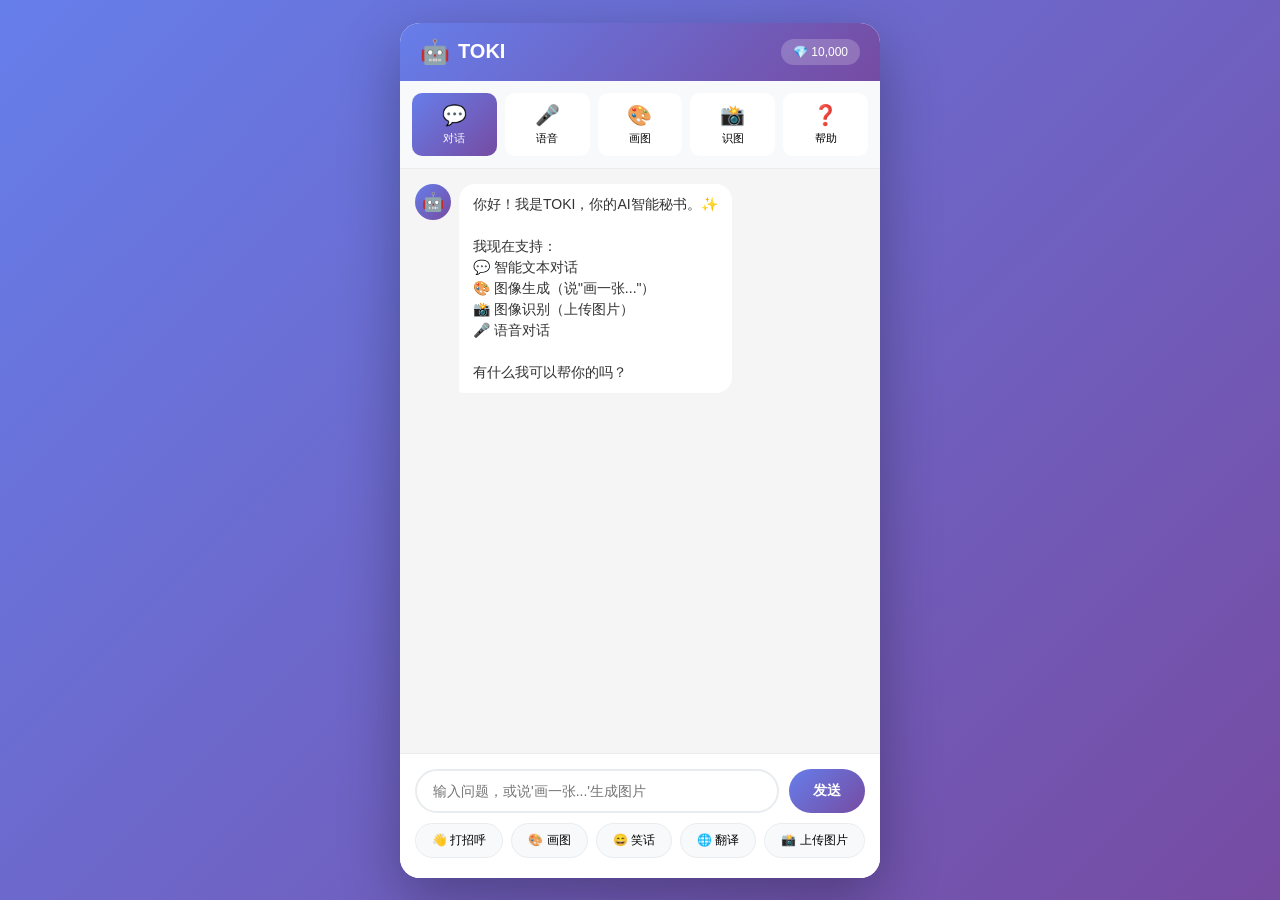
<file: index.html>
<!DOCTYPE html>
<html lang="zh-CN">
<head>
    <meta charset="UTF-8">
    <meta name="viewport" content="width=device-width, initial-scale=1.0, maximum-scale=1.0, user-scalable=no">
    <title>TOKI - AI智能秘书</title>
    <style>
        * {
            margin: 0;
            padding: 0;
            box-sizing: border-box;
        }
        
        body {
            font-family: -apple-system, BlinkMacSystemFont, 'Segoe UI', Roboto, sans-serif;
            background: linear-gradient(135deg, #667eea 0%, #764ba2 100%);
            min-height: 100vh;
            display: flex;
            justify-content: center;
            align-items: center;
            padding: 10px;
        }
        
        .app-container {
            width: 100%;
            max-width: 480px;
            height: 95vh;
            background: #fff;
            border-radius: 20px;
            box-shadow: 0 20px 60px rgba(0, 0, 0, 0.3);
            display: flex;
            flex-direction: column;
            overflow: hidden;
        }
        
        /* 头部 */
        .app-header {
            background: linear-gradient(135deg, #667eea 0%, #764ba2 100%);
            color: white;
            padding: 15px 20px;
            display: flex;
            justify-content: space-between;
            align-items: center;
        }
        
        .logo {
            display: flex;
            align-items: center;
            gap: 8px;
        }
        
        .logo-icon {
            font-size: 24px;
        }
        
        .logo-text {
            font-size: 20px;
            font-weight: bold;
        }
        
        .token-info {
            background: rgba(255, 255, 255, 0.2);
            padding: 6px 12px;
            border-radius: 15px;
            font-size: 12px;
        }
        
        /* 功能导航 */
        .feature-nav {
            display: grid;
            grid-template-columns: repeat(5, 1fr);
            gap: 8px;
            padding: 12px;
            background: #f8f9fa;
            border-bottom: 1px solid #e9ecef;
        }
        
        .feature-btn {
            display: flex;
            flex-direction: column;
            align-items: center;
            gap: 4px;
            padding: 10px 6px;
            background: white;
            border: none;
            border-radius: 10px;
            cursor: pointer;
            transition: all 0.3s;
            font-size: 11px;
        }
        
        .feature-btn:hover {
            transform: translateY(-2px);
            box-shadow: 0 4px 12px rgba(102, 126, 234, 0.2);
        }
        
        .feature-btn.active {
            background: linear-gradient(135deg, #667eea 0%, #764ba2 100%);
            color: white;
        }
        
        .feature-icon {
            font-size: 20px;
        }
        
        /* 对话区域 */
        .chat-container {
            flex: 1;
            overflow-y: auto;
            padding: 15px;
            background: #f5f5f5;
        }
        
        .message-wrapper {
            display: flex;
            gap: 8px;
            margin-bottom: 15px;
        }
        
        .bot-avatar {
            width: 36px;
            height: 36px;
            background: linear-gradient(135deg, #667eea 0%, #764ba2 100%);
            border-radius: 50%;
            display: flex;
            align-items: center;
            justify-content: center;
            font-size: 18px;
            flex-shrink: 0;
        }
        
        .message {
            max-width: 75%;
            padding: 10px 14px;
            border-radius: 16px;
            line-height: 1.5;
            font-size: 14px;
        }
        
        .message.bot {
            background: white;
            color: #333;
            border-bottom-left-radius: 4px;
        }
        
        .message.user {
            background: linear-gradient(135deg, #667eea 0%, #764ba2 100%);
            color: white;
            margin-left: auto;
            border-bottom-right-radius: 4px;
        }
        
        .message img {
            max-width: 100%;
            border-radius: 8px;
            margin-top: 8px;
        }
        
        .user-message-wrapper {
            display: flex;
            justify-content: flex-end;
            margin-bottom: 15px;
        }
        
        /* 路由信息 */
        .routing-info {
            font-size: 10px;
            color: #888;
            margin-top: 4px;
            padding: 2px 6px;
            background: #f0f0f0;
            border-radius: 4px;
            display: inline-block;
        }
        
        /* 输入区域 */
        .input-container {
            padding: 15px;
            background: white;
            border-top: 1px solid #e9ecef;
        }
        
        .input-wrapper {
            display: flex;
            gap: 10px;
            margin-bottom: 10px;
        }
        
        #userInput {
            flex: 1;
            padding: 12px 16px;
            border: 2px solid #e9ecef;
            border-radius: 24px;
            font-size: 14px;
            outline: none;
        }
        
        #userInput:focus {
            border-color: #667eea;
        }
        
        .send-btn {
            padding: 12px 24px;
            background: linear-gradient(135deg, #667eea 0%, #764ba2 100%);
            color: white;
            border: none;
            border-radius: 24px;
            font-size: 14px;
            font-weight: 600;
            cursor: pointer;
        }
        
        .send-btn:disabled {
            opacity: 0.6;
            cursor: not-allowed;
        }
        
        /* 快捷操作 */
        .quick-actions {
            display: flex;
            gap: 8px;
            overflow-x: auto;
            padding-bottom: 5px;
        }
        
        .quick-action {
            padding: 8px 16px;
            background: #f8f9fa;
            border: 1px solid #e9ecef;
            border-radius: 20px;
            font-size: 12px;
            white-space: nowrap;
            cursor: pointer;
        }
        
        .quick-action:hover {
            background: #667eea;
            color: white;
            border-color: #667eea;
        }
        
        /* 图片预览 */
        .image-preview {
            max-width: 200px;
            border-radius: 8px;
            margin: 8px 0;
        }
        
        /* 隐藏的文件输入 */
        #imageInput {
            display: none;
        }
        
        /* 响应式 */
        @media (max-width: 768px) {
            body {
                padding: 0;
            }
            
            .app-container {
                border-radius: 0;
                height: 100vh;
            }
        }
    </style>
</head>
<body>
    <div class="app-container">
        <!-- 头部 -->
        <header class="app-header">
            <div class="logo">
                <span class="logo-icon">🤖</span>
                <span class="logo-text">TOKI</span>
            </div>
            <div class="token-info">
                <span>💎</span>
                <span id="tokenCount">10,000</span>
            </div>
        </header>
        
        <!-- 功能导航 -->
        <div class="feature-nav">
            <button class="feature-btn active" onclick="switchMode('chat')">
                <span class="feature-icon">💬</span>
                <span>对话</span>
            </button>
            <button class="feature-btn" onclick="window.location.href='voice-assistant/'">
                <span class="feature-icon">🎤</span>
                <span>语音</span>
            </button>
            <button class="feature-btn" onclick="switchMode('image_gen')">
                <span class="feature-icon">🎨</span>
                <span>画图</span>
            </button>
            <button class="feature-btn" onclick="switchMode('vision')">
                <span class="feature-icon">📸</span>
                <span>识图</span>
            </button>
            <button class="feature-btn" onclick="showHelp()">
                <span class="feature-icon">❓</span>
                <span>帮助</span>
            </button>
        </div>
        
        <!-- 对话区域 -->
        <main class="chat-container" id="chatContainer">
            <div class="message-wrapper">
                <div class="bot-avatar">🤖</div>
                <div class="message bot">
                    你好！我是TOKI，你的AI智能秘书。✨<br><br>
                    我现在支持：<br>
                    💬 智能文本对话<br>
                    🎨 图像生成（说"画一张..."）<br>
                    📸 图像识别（上传图片）<br>
                    🎤 语音对话<br><br>
                    有什么我可以帮你的吗？
                </div>
            </div>
        </main>
        
        <!-- 输入区域 -->
        <footer class="input-container">
            <div class="input-wrapper">
                <input 
                    type="text" 
                    id="userInput" 
                    placeholder="输入问题，或说'画一张...'生成图片"
                    autocomplete="off"
                >
                <button id="sendBtn" class="send-btn">发送</button>
                <input type="file" id="imageInput" accept="image/*">
            </div>
            <div class="quick-actions">
                <button class="quick-action" onclick="quickSend('你好')">👋 打招呼</button>
                <button class="quick-action" onclick="quickSend('画一只可爱的猫咪')">🎨 画图</button>
                <button class="quick-action" onclick="quickSend('讲个笑话')">😄 笑话</button>
                <button class="quick-action" onclick="quickSend('翻译Hello')">🌐 翻译</button>
                <button class="quick-action" onclick="uploadImage()">📸 上传图片</button>
            </div>
        </footer>
    </div>
    
    <!-- 引入智能路由器 -->
    <script src="smart-router.js"></script>
    
    <script>
        // 初始化智能路由器
        const router = new TOKISmartRouter();
        
        // 状态管理
        const state = {
            tokens: 10000,
            messages: [],
            currentMode: 'chat',
            isTyping: false
        };
        
        // DOM 元素
        const chatContainer = document.getElementById('chatContainer');
        const userInput = document.getElementById('userInput');
        const sendBtn = document.getElementById('sendBtn');
        const tokenCount = document.getElementById('tokenCount');
        const imageInput = document.getElementById('imageInput');
        
        // 初始化
        document.addEventListener('DOMContentLoaded', () => {
            setupEventListeners();
            console.log('✅ TOKI 智能路由器已启用');
            console.log('📋 可用模型:', router.getAvailableModels());
        });
        
        // 事件监听
        function setupEventListeners() {
            sendBtn.addEventListener('click', sendMessage);
            userInput.addEventListener('keypress', (e) => {
                if (e.key === 'Enter' && !e.shiftKey) {
                    e.preventDefault();
                    sendMessage();
                }
            });
            
            // 图片上传
            imageInput.addEventListener('change', handleImageUpload);
        }
        
        // 发送消息（智能路由）
        async function sendMessage() {
            const message = userInput.value.trim();
            if (!message || state.isTyping) return;
            
            // 添加用户消息
            addMessage(message, 'user');
            userInput.value = '';
            sendBtn.disabled = true;
            
            // 显示思考动画
            showTypingIndicator();
            
            try {
                // 🔍 判断请求类型
                const requestType = router.classifyRequest(message);
                console.log('🔍 请求类型:', requestType);
                
                let response;
                let routing;
                
                // 🎨 如果是图像生成，调用专门的API
                if (requestType === 'image_gen') {
                    console.log('🎨 调用图像生成API...');
                    response = await router.generateImage(message);
                    routing = response.routing;
                    
                    // 提取图片URL
                    const imageUrl = response.data[0].url;
                    console.log('📸 图片URL:', imageUrl);
                    
                    // 移除思考动画
                    hideTypingIndicator();
                    
                    // 显示图片
                    addMessage(`<img src="${imageUrl}" style="max-width:100%;border-radius:8px;">`, 'bot', routing);
                    addMessage('🎨 图片已生成！', 'bot', routing);
                } else {
                    // 💬 文本对话
                    response = await router.chat([{role: 'user', content: message}]);
                    
                    // 提取回复
                    const text = response.choices[0].message.content;
                    routing = response.routing;
                    
                    // 移除思考动画
                    hideTypingIndicator();
                    
                    // 添加AI回复（带路由信息）
                    addMessage(text, 'bot', routing);
                }
                
                // 扣除Token
                if (response.usage) {
                    state.tokens -= response.usage.total_tokens;
                    updateTokenDisplay();
                }
                
            } catch (error) {
                console.error('❌ 错误:', error);
                hideTypingIndicator();
                addMessage('网络连接失败，请重试', 'bot');
            }
            
            sendBtn.disabled = false;
        }
        
        // 快捷发送
        function quickSend(text) {
            userInput.value = text;
            sendMessage();
        }
        
        // 上传图片
        function uploadImage() {
            imageInput.click();
        }
        
        // 处理图片上传
        async function handleImageUpload(event) {
            const file = event.target.files[0];
            if (!file) return;
            
            // 显示图片预览
            const reader = new FileReader();
            reader.onload = async (e) => {
                const imageUrl = e.target.result;
                
                // 添加用户消息（图片）
                addMessage(`<img src="${imageUrl}" class="image-preview">`, 'user');
                
                // 显示思考动画
                showTypingIndicator();
                
                try {
                    // 调用图像理解
                    const response = await router.analyzeImage(imageUrl, '这张图片里有什么？');
                    
                    const text = response.choices[0].message.content;
                    
                    hideTypingIndicator();
                    addMessage(text, 'bot', response.routing);
                    
                } catch (error) {
                    hideTypingIndicator();
                    addMessage('图像识别失败，请重试', 'bot');
                }
            };
            
            reader.readAsDataURL(file);
        }
        
        // 添加消息
        function addMessage(content, type, routing = null) {
            const div = document.createElement('div');
            
            if (type === 'user') {
                div.className = 'user-message-wrapper';
                div.innerHTML = `<div class="message user">${content}</div>`;
            } else {
                div.className = 'message-wrapper';
                let routingHtml = '';
                if (routing) {
                    routingHtml = `<div class="routing-info">🔀 ${routing.requestType} → ${routing.selectedModel}</div>`;
                }
                div.innerHTML = `
                    <div class="bot-avatar">🤖</div>
                    <div>
                        <div class="message bot">${content}</div>
                        ${routingHtml}
                    </div>
                `;
            }
            
            chatContainer.appendChild(div);
            chatContainer.scrollTop = chatContainer.scrollHeight;
        }
        
        // 显示思考动画
        function showTypingIndicator() {
            state.isTyping = true;
            const div = document.createElement('div');
            div.className = 'message-wrapper';
            div.id = 'typingIndicator';
            div.innerHTML = `
                <div class="bot-avatar">🤖</div>
                <div class="message bot">思考中...</div>
            `;
            chatContainer.appendChild(div);
            chatContainer.scrollTop = chatContainer.scrollHeight;
        }
        
        // 隐藏思考动画
        function hideTypingIndicator() {
            state.isTyping = false;
            const indicator = document.getElementById('typingIndicator');
            if (indicator) indicator.remove();
        }
        
        // 更新Token显示
        function updateTokenDisplay() {
            tokenCount.textContent = state.tokens.toLocaleString();
        }
        
        // 切换模式
        function switchMode(mode) {
            state.currentMode = mode;
            
            // 更新UI提示
            if (mode === 'image_gen') {
                userInput.placeholder = '描述你想画的图片...';
                addMessage('🎨 图像生成模式：描述你想画的图片，我会帮你生成！', 'bot');
            } else if (mode === 'vision') {
                userInput.placeholder = '点击下方"上传图片"按钮...';
                addMessage('📸 图像识别模式：上传图片，我会帮你分析内容！', 'bot');
            } else {
                userInput.placeholder = '输入你的问题...';
            }
            
            // 更新按钮状态
            document.querySelectorAll('.feature-btn').forEach((btn, index) => {
                btn.classList.remove('active');
                if ((mode === 'chat' && index === 0) || 
                    (mode === 'image_gen' && index === 2) ||
                    (mode === 'vision' && index === 3)) {
                    btn.classList.add('active');
                }
            });
        }
        
        // 显示帮助
        function showHelp() {
            addMessage(`
                📖 使用指南：<br><br>
                💬 文本对话：直接输入问题<br>
                🎨 图像生成：说"画一张..."或"生成图片..."<br>
                📸 图像识别：点击"上传图片"按钮<br>
                🎤 语音对话：点击"语音"按钮<br><br>
                🔀 智能路由：我会自动选择最合适的模型！
            `, 'bot');
        }
    </script>
</body>
</html>
</file>
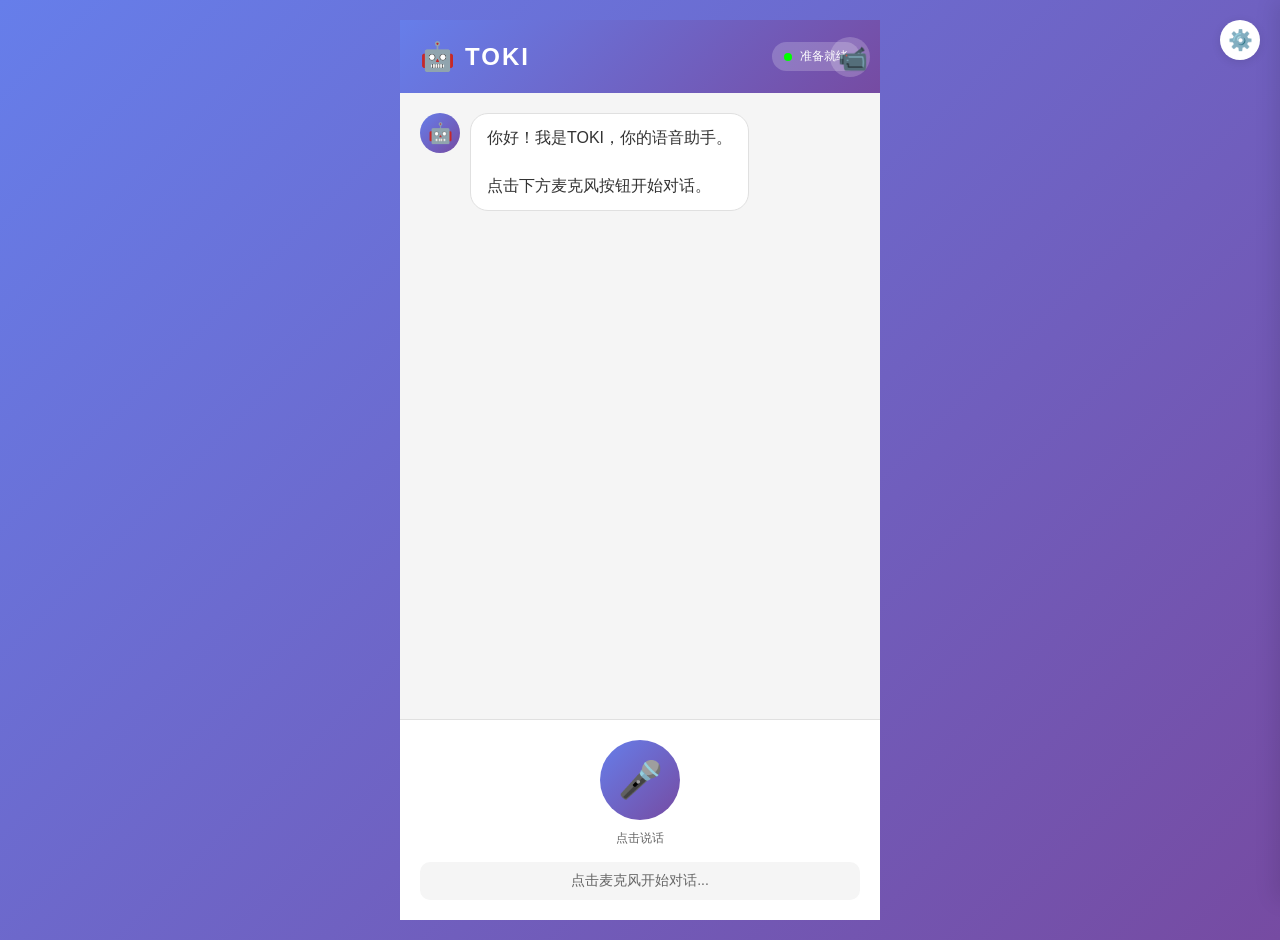
<file: voice-assistant/index.html>
<!DOCTYPE html>
<html lang="zh-CN">
<head>
    <meta charset="UTF-8">
    <meta name="viewport" content="width=device-width, initial-scale=1.0, maximum-scale=1.0, user-scalable=no">
    <title>TOKI - 语音助手</title>
    
    <!-- PWA配置 -->
    <link rel="manifest" href="manifest.json">
    <meta name="theme-color" content="#667eea">
    <meta name="apple-mobile-web-app-capable" content="yes">
    <meta name="apple-mobile-web-app-status-bar-style" content="black-translucent">
    <meta name="apple-mobile-web-app-title" content="TOKI">
    
    <link rel="stylesheet" href="voice-style.css">
    
    <style>
        /* 视频通话按钮 */
        .video-call-btn {
            position: absolute;
            right: 10px;
            top: 50%;
            transform: translateY(-50%);
            background: rgba(255, 255, 255, 0.2);
            border: none;
            font-size: 24px;
            cursor: pointer;
            padding: 8px;
            border-radius: 50%;
            transition: all 0.3s;
            z-index: 10;
        }
        
        .video-call-btn:hover {
            background: rgba(255, 255, 255, 0.3);
            transform: translateY(-50%) scale(1.1);
        }
        
        /* 视频容器 */
        .video-container {
            position: fixed;
            top: 0;
            left: 0;
            width: 100%;
            height: 100%;
            background: rgba(0, 0, 0, 0.95);
            z-index: 1000;
            display: none;
            flex-direction: column;
        }
        
        .video-container.active {
            display: flex;
        }
        
        .video-wrapper {
            flex: 1;
            display: flex;
            align-items: center;
            justify-content: center;
            overflow: hidden;
        }
        
        .video-wrapper video {
            width: 100%;
            height: 100%;
            object-fit: cover;
            transform: scaleX(-1); /* 镜像 */
        }
        
        .video-controls {
            position: absolute;
            bottom: 30px;
            left: 50%;
            transform: translateX(-50%);
            display: flex;
            gap: 15px;
            z-index: 1001;
        }
        
        .video-controls button {
            padding: 12px 24px;
            border: none;
            border-radius: 25px;
            font-size: 16px;
            cursor: pointer;
            transition: all 0.3s;
        }
        
        .end-call-btn {
            background: #ff4444;
            color: white;
        }
        
        .end-call-btn:hover {
            background: #cc0000;
        }
        
        .mute-video-btn, .mute-audio-btn {
            background: rgba(255, 255, 255, 0.9);
            color: #333;
        }
        
        .mute-video-btn:hover, .mute-audio-btn:hover {
            background: white;
        }
        
        /* 语音按钮触摸反馈 */
        .voice-button.touch-active {
            transform: scale(0.95);
            box-shadow: 0 0 30px rgba(102, 126, 234, 0.8);
        }
        
        /* 语音按钮优化 */
        .voice-button {
            -webkit-tap-highlight-color: transparent;
            touch-action: manipulation;
        }
        
        /* 移动端优化 */
        @media (max-width: 768px) {
            .video-controls {
                flex-wrap: wrap;
                justify-content: center;
                padding: 0 10px;
            }
            
            .video-controls button {
                padding: 10px 20px;
                font-size: 14px;
            }
        }
    </style>
</head>
<body>
    <div class="voice-container">
        <!-- 头部 -->
        <header class="voice-header">
            <div class="logo">
                <span class="logo-icon">🤖</span>
                <span class="logo-text">TOKI</span>
            </div>
            <div class="status" id="status">
                <span class="status-dot"></span>
                <span class="status-text">准备就绪</span>
            </div>
        </header>

        <!-- 对话区域 -->
        <main class="conversation" id="conversation">
            <div class="welcome">
                <div class="bot-avatar">🤖</div>
                <div class="message bot">
                    你好！我是TOKI，你的语音助手。
                    <br><br>
                    点击下方麦克风按钮开始对话。
                </div>
            </div>
        </main>

        <!-- 语音控制区 -->
        <footer class="voice-controls">
            <div class="voice-button-wrapper">
                <button class="voice-button" id="voiceButton">
                    <div class="mic-icon">🎤</div>
                    <div class="pulse-ring"></div>
                </button>
                <div class="hint" id="hint">点击说话</div>
            </div>
            
            <div class="transcript" id="transcript">
                <div class="transcript-text">点击麦克风开始对话...</div>
            </div>
        </footer>

        <!-- 设置面板 -->
        <div class="settings-panel" id="settingsPanel">
            <div class="settings-header">
                <h3>设置</h3>
                <button class="close-btn" id="closeSettings">×</button>
            </div>
            <div class="settings-content">
                <div class="setting-item">
                    <label>语音唤醒</label>
                    <input type="checkbox" id="wakeWordEnabled" checked>
                </div>
                <div class="setting-item">
                    <label>语音速度</label>
                    <input type="range" id="speechRate" min="0.5" max="2" step="0.1" value="1">
                </div>
            </div>
        </div>

        <!-- 设置按钮 -->
        <button class="settings-btn" id="settingsBtn">⚙️</button>
    </div>

    <!-- 加载完整版代码 -->
    <script src="complete-voice-app.js"></script>
</body>
</html>
</file>
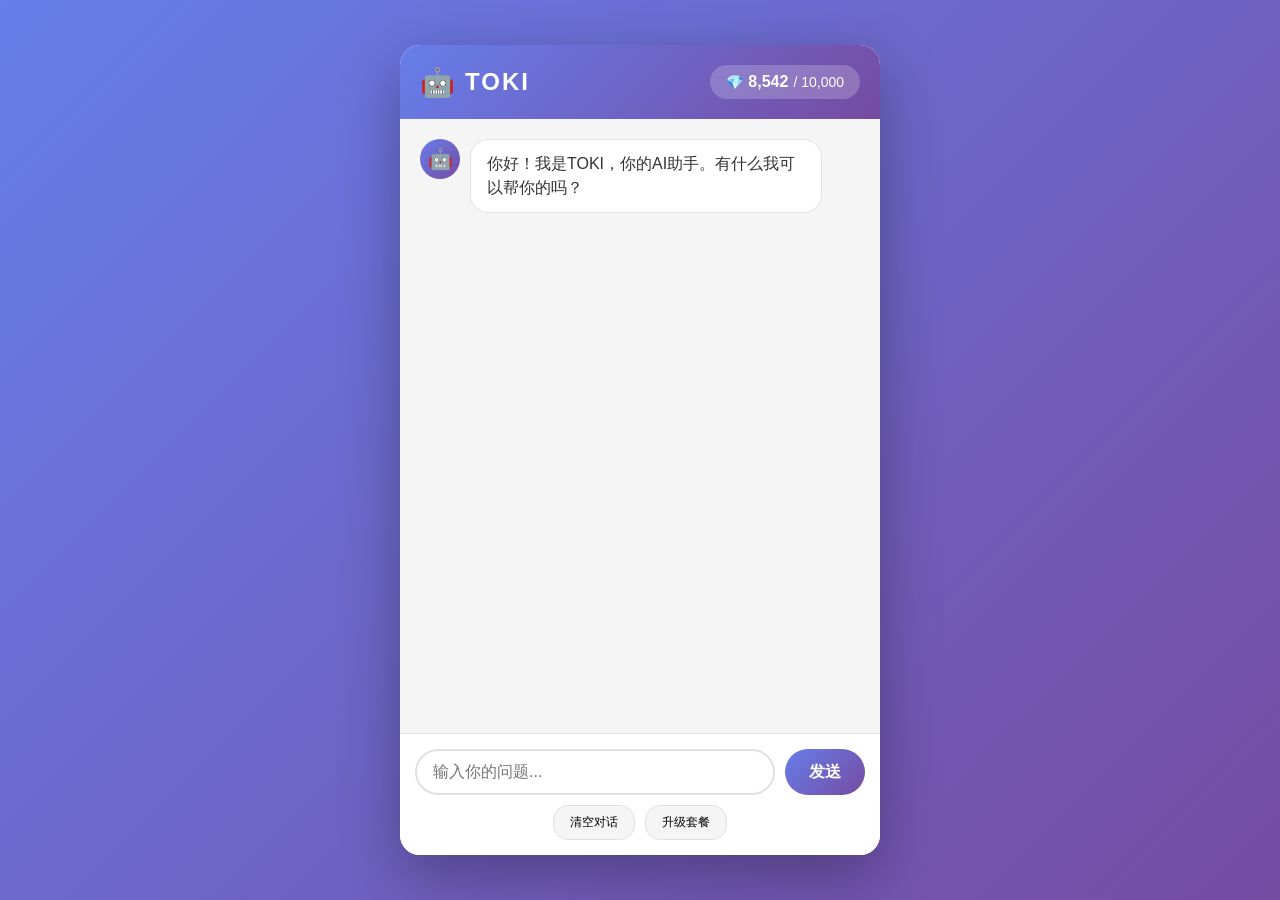
<file: web-demo/index.html>
<!DOCTYPE html>
<html lang="zh-CN">
<head>
    <meta charset="UTF-8">
    <meta name="viewport" content="width=device-width, initial-scale=1.0">
    <title>TOKI - AI助手</title>
    <link rel="stylesheet" href="style.css">
</head>
<body>
    <div class="app-container">
        <!-- 头部 -->
        <header class="app-header">
            <div class="logo">
                <span class="logo-icon">🤖</span>
                <span class="logo-text">TOKI</span>
            </div>
            <div class="token-info">
                <span class="token-icon">💎</span>
                <span class="token-count" id="tokenCount">8,542</span>
                <span class="token-total">/ 10,000</span>
            </div>
        </header>

        <!-- 对话区域 -->
        <main class="chat-container" id="chatContainer">
            <div class="welcome-message">
                <div class="bot-avatar">🤖</div>
                <div class="message bot">
                    你好！我是TOKI，你的AI助手。有什么我可以帮你的吗？
                </div>
            </div>
        </main>

        <!-- 输入区域 -->
        <footer class="input-container">
            <div class="input-wrapper">
                <input 
                    type="text" 
                    id="userInput" 
                    placeholder="输入你的问题..."
                    autocomplete="off"
                >
                <button id="sendBtn" class="send-btn">
                    发送
                </button>
            </div>
            <div class="input-actions">
                <button class="action-btn" id="clearBtn">清空对话</button>
                <button class="action-btn" id="upgradeBtn">升级套餐</button>
            </div>
        </footer>

        <!-- 套餐弹窗 -->
        <div class="modal" id="modal">
            <div class="modal-content">
                <div class="modal-header">
                    <h2>选择套餐</h2>
                    <span class="close-btn" id="closeModal">&times;</span>
                </div>
                <div class="plans">
                    <div class="plan">
                        <div class="plan-name">体验版</div>
                        <div class="plan-price">免费</div>
                        <div class="plan-tokens">10,000 tokens/月</div>
                        <button class="plan-btn">当前套餐</button>
                    </div>
                    <div class="plan recommended">
                        <div class="plan-badge">推荐</div>
                        <div class="plan-name">标准版</div>
                        <div class="plan-price">¥49.9<span>/月</span></div>
                        <div class="plan-tokens">500,000 tokens/月</div>
                        <button class="plan-btn">立即订阅</button>
                    </div>
                    <div class="plan">
                        <div class="plan-name">尊享版</div>
                        <div class="plan-price">¥99.9<span>/月</span></div>
                        <div class="plan-tokens">无限 tokens</div>
                        <button class="plan-btn">立即订阅</button>
                    </div>
                </div>
            </div>
        </div>
    </div>

    <script src="app.js"></script>
</body>
</html>
</file>
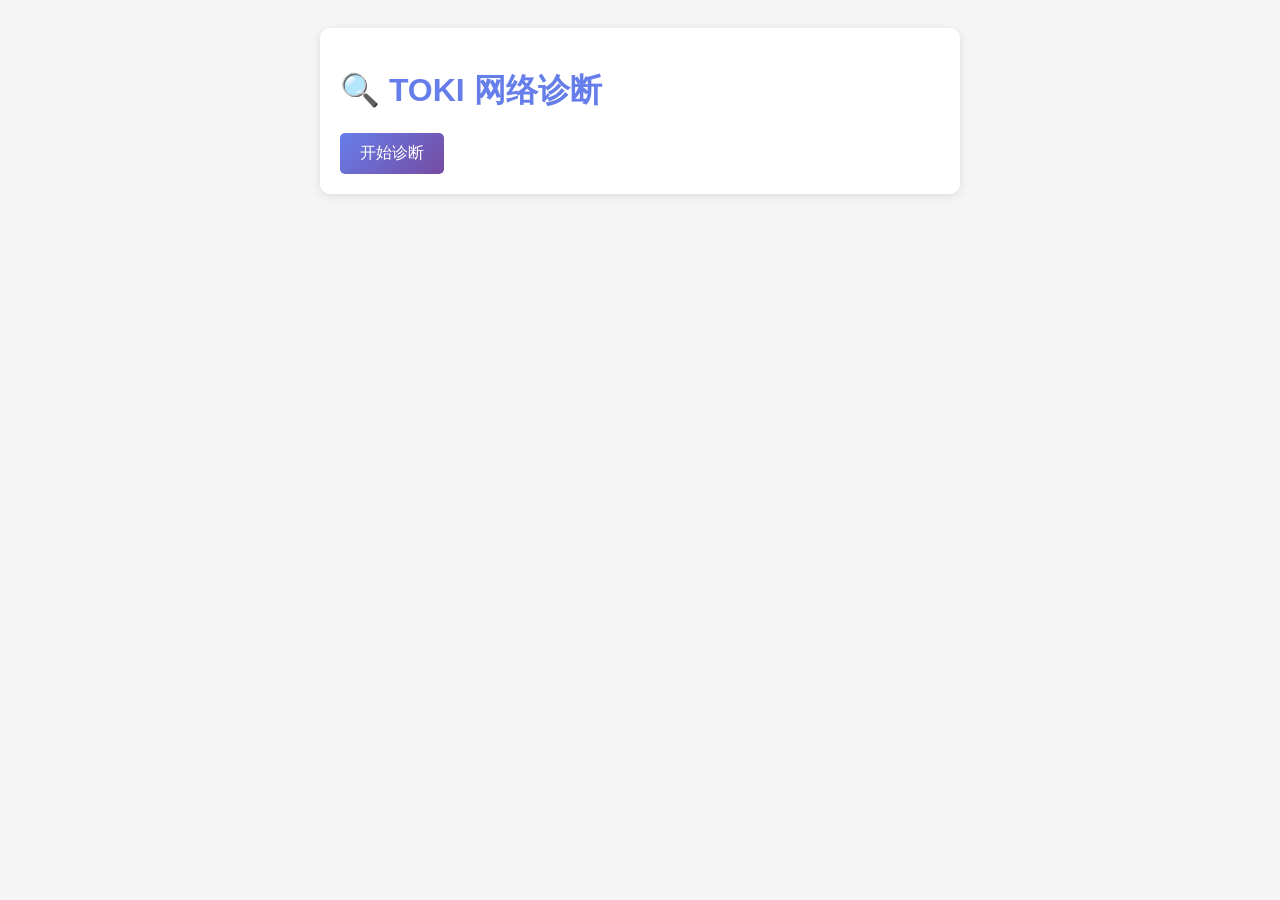
<file: diagnostic.html>
<!DOCTYPE html>
<html lang="zh-CN">
<head>
    <meta charset="UTF-8">
    <meta name="viewport" content="width=device-width, initial-scale=1.0">
    <title>TOKI 网络诊断</title>
    <style>
        body {
            font-family: -apple-system, BlinkMacSystemFont, 'Segoe UI', Roboto, sans-serif;
            background: #f5f5f5;
            padding: 20px;
        }
        .container {
            max-width: 600px;
            margin: 0 auto;
            background: white;
            padding: 20px;
            border-radius: 10px;
            box-shadow: 0 2px 10px rgba(0,0,0,0.1);
        }
        h1 {
            color: #667eea;
            margin-bottom: 20px;
        }
        .test-item {
            margin: 20px 0;
            padding: 15px;
            background: #f9f9f9;
            border-radius: 5px;
            border-left: 4px solid #ddd;
        }
        .test-item.success {
            border-color: #4CAF50;
            background: #f1f8f4;
        }
        .test-item.error {
            border-color: #f44336;
            background: #fef1f0;
        }
        .test-item.pending {
            border-color: #ff9800;
            background: #fff8f0;
        }
        .test-title {
            font-weight: bold;
            margin-bottom: 10px;
        }
        .test-result {
            font-size: 14px;
            color: #666;
            white-space: pre-wrap;
            word-break: break-all;
        }
        button {
            padding: 10px 20px;
            background: linear-gradient(135deg, #667eea 0%, #764ba2 100%);
            color: white;
            border: none;
            border-radius: 5px;
            cursor: pointer;
            font-size: 16px;
        }
        button:hover {
            opacity: 0.9;
        }
    </style>
</head>
<body>
    <div class="container">
        <h1>🔍 TOKI 网络诊断</h1>
        <button onclick="runAllTests()">开始诊断</button>
        
        <div id="results"></div>
    </div>

    <script>
        const API_KEY = 'c4911cf15f844167bd26301e25622cf1.n1BU10ytXbnQ6N5d';
        const BASE_URL = 'https://open.bigmodel.cn/api/paas/v4';
        
        async function runAllTests() {
            const resultsDiv = document.getElementById('results');
            resultsDiv.innerHTML = '';
            
            // 测试1：检查网络连接
            await testNetworkConnection();
            
            // 测试2：检查API Key
            await testApiKey();
            
            // 测试3：测试文本模型
            await testTextModel();
            
            // 测试4：检查CORS
            await testCORS();
            
            // 测试5：检查HTTPS
            testHTTPS();
        }
        
        async function testNetworkConnection() {
            addTest('网络连接', 'pending', '测试中...');
            
            try {
                const response = await fetch('https://www.google.com', { 
                    method: 'HEAD',
                    mode: 'no-cors'
                });
                
                addTest('网络连接', 'success', '✅ 网络连接正常');
            } catch (error) {
                addTest('网络连接', 'error', `❌ 网络连接失败: ${error.message}`);
            }
        }
        
        async function testApiKey() {
            addTest('API Key验证', 'pending', '测试中...');
            
            // 只显示部分API Key
            const keyPreview = API_KEY.substring(0, 10) + '...' + API_KEY.substring(API_KEY.length - 10);
            addTest('API Key验证', 'success', `✅ API Key格式正确\n完整Key: ${keyPreview}`);
        }
        
        async function testTextModel() {
            addTest('文本模型测试', 'pending', '测试中...');
            
            try {
                const response = await fetch(`${BASE_URL}/chat/completions`, {
                    method: 'POST',
                    headers: {
                        'Content-Type': 'application/json',
                        'Authorization': `Bearer ${API_KEY}`
                    },
                    body: JSON.stringify({
                        model: 'glm-4-flash',
                        messages: [{role: 'user', content: '你好'}],
                        max_tokens: 10
                    })
                });
                
                if (response.ok) {
                    const data = await response.json();
                    addTest('文本模型测试', 'success', 
                        `✅ 文本模型可用\n` +
                        `状态码: ${response.status}\n` +
                        `模型: ${data.model}\n` +
                        `回复: ${data.choices[0].message.content}`
                    );
                } else {
                    const errorText = await response.text();
                    addTest('文本模型测试', 'error', 
                        `❌ 文本模型调用失败\n` +
                        `状态码: ${response.status}\n` +
                        `错误: ${errorText}`
                    );
                }
            } catch (error) {
                addTest('文本模型测试', 'error', 
                    `❌ 请求失败\n` +
                    `错误类型: ${error.name}\n` +
                    `错误信息: ${error.message}\n\n` +
                    `💡 可能原因：\n` +
                    `1. CORS策略阻止（浏览器安全限制）\n` +
                    `2. 网络连接问题\n` +
                    `3. API地址不可访问`
                );
            }
        }
        
        async function testCORS() {
            addTest('CORS检查', 'pending', '测试中...');
            
            const currentUrl = window.location.href;
            const isHTTPS = currentUrl.startsWith('https://');
            const isLocalhost = currentUrl.includes('localhost') || currentUrl.includes('127.0.0.1');
            
            let result = `当前页面: ${currentUrl}\n`;
            result += `协议: ${isHTTPS ? 'HTTPS ✅' : 'HTTP ⚠️'}\n`;
            result += `环境: ${isLocalhost ? '本地 ✅' : '远程 ⚠️'}\n\n`;
            
            if (!isHTTPS && !isLocalhost) {
                result += `⚠️ 警告：在HTTP环境下，某些API可能无法调用\n`;
                result += `建议：使用HTTPS或本地环境`;
                addTest('CORS检查', 'pending', result);
            } else {
                result += `✅ CORS检查通过`;
                addTest('CORS检查', 'success', result);
            }
        }
        
        function testHTTPS() {
            addTest('HTTPS检查', 'pending', '测试中...');
            
            const isHTTPS = window.location.protocol === 'https:';
            const isSecure = window.isSecureContext;
            
            let result = `协议: ${window.location.protocol}\n`;
            result += `安全上下文: ${isSecure ? '是 ✅' : '否 ❌'}\n\n`;
            
            if (isHTTPS && isSecure) {
                result += `✅ HTTPS环境正常`;
                addTest('HTTPS检查', 'success', result);
            } else {
                result += `⚠️ 建议使用HTTPS环境`;
                addTest('HTTPS检查', 'pending', result);
            }
        }
        
        function addTest(title, status, result) {
            const resultsDiv = document.getElementById('results');
            const testDiv = document.createElement('div');
            testDiv.className = `test-item ${status}`;
            testDiv.innerHTML = `
                <div class="test-title">${title}</div>
                <div class="test-result">${result}</div>
            `;
            
            // 移除同名的旧测试结果
            const oldTests = resultsDiv.querySelectorAll('.test-item');
            oldTests.forEach(test => {
                if (test.querySelector('.test-title').textContent === title) {
                    test.remove();
                }
            });
            
            resultsDiv.appendChild(testDiv);
        }
    </script>
</body>
</html>
</file>
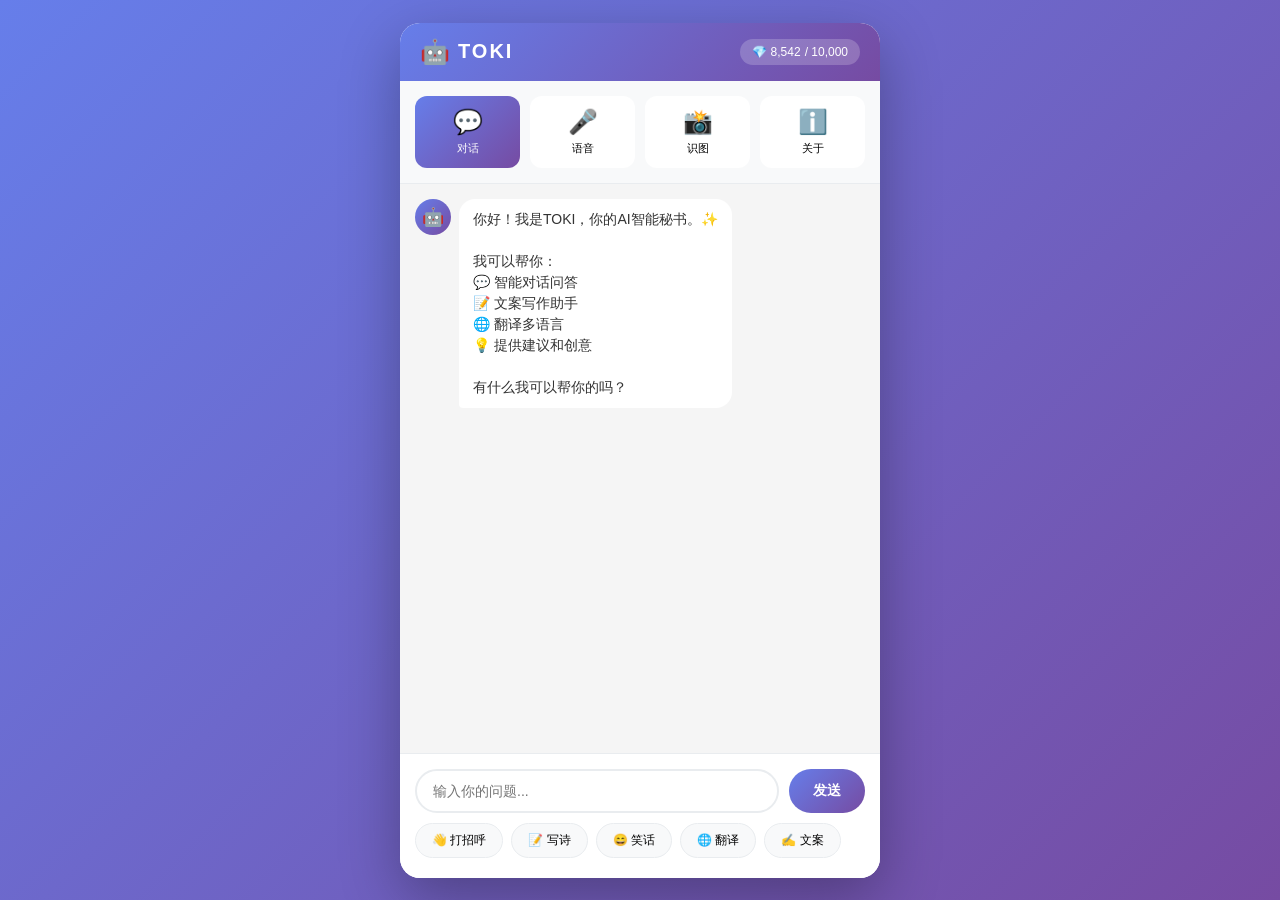
<file: index-enhanced.html>
<!DOCTYPE html>
<html lang="zh-CN">
<head>
    <meta charset="UTF-8">
    <meta name="viewport" content="width=device-width, initial-scale=1.0, maximum-scale=1.0, user-scalable=no">
    <title>TOKI - AI智能秘书</title>
    <style>
        * {
            margin: 0;
            padding: 0;
            box-sizing: border-box;
        }
        
        body {
            font-family: -apple-system, BlinkMacSystemFont, 'Segoe UI', Roboto, sans-serif;
            background: linear-gradient(135deg, #667eea 0%, #764ba2 100%);
            min-height: 100vh;
            display: flex;
            justify-content: center;
            align-items: center;
            padding: 10px;
        }
        
        .app-container {
            width: 100%;
            max-width: 480px;
            height: 95vh;
            background: #fff;
            border-radius: 20px;
            box-shadow: 0 20px 60px rgba(0, 0, 0, 0.3);
            display: flex;
            flex-direction: column;
            overflow: hidden;
        }
        
        /* 头部 */
        .app-header {
            background: linear-gradient(135deg, #667eea 0%, #764ba2 100%);
            color: white;
            padding: 15px 20px;
            display: flex;
            justify-content: space-between;
            align-items: center;
        }
        
        .logo {
            display: flex;
            align-items: center;
            gap: 8px;
        }
        
        .logo-icon {
            font-size: 24px;
        }
        
        .logo-text {
            font-size: 20px;
            font-weight: bold;
            letter-spacing: 2px;
        }
        
        .token-info {
            background: rgba(255, 255, 255, 0.2);
            padding: 6px 12px;
            border-radius: 15px;
            display: flex;
            align-items: center;
            gap: 4px;
            font-size: 12px;
        }
        
        /* 功能导航 */
        .feature-nav {
            display: grid;
            grid-template-columns: repeat(4, 1fr);
            gap: 10px;
            padding: 15px;
            background: #f8f9fa;
            border-bottom: 1px solid #e9ecef;
        }
        
        .feature-btn {
            display: flex;
            flex-direction: column;
            align-items: center;
            gap: 5px;
            padding: 12px 8px;
            background: white;
            border: none;
            border-radius: 12px;
            cursor: pointer;
            transition: all 0.3s;
        }
        
        .feature-btn:hover {
            transform: translateY(-2px);
            box-shadow: 0 4px 12px rgba(102, 126, 234, 0.2);
        }
        
        .feature-btn.active {
            background: linear-gradient(135deg, #667eea 0%, #764ba2 100%);
            color: white;
        }
        
        .feature-icon {
            font-size: 24px;
        }
        
        .feature-label {
            font-size: 11px;
            font-weight: 500;
        }
        
        /* 对话区域 */
        .chat-container {
            flex: 1;
            overflow-y: auto;
            padding: 15px;
            background: #f5f5f5;
        }
        
        .message-wrapper {
            display: flex;
            gap: 8px;
            margin-bottom: 15px;
        }
        
        .bot-avatar {
            width: 36px;
            height: 36px;
            background: linear-gradient(135deg, #667eea 0%, #764ba2 100%);
            border-radius: 50%;
            display: flex;
            align-items: center;
            justify-content: center;
            font-size: 18px;
            flex-shrink: 0;
        }
        
        .message {
            max-width: 75%;
            padding: 10px 14px;
            border-radius: 16px;
            line-height: 1.5;
            font-size: 14px;
        }
        
        .message.bot {
            background: white;
            color: #333;
            border-bottom-left-radius: 4px;
        }
        
        .message.user {
            background: linear-gradient(135deg, #667eea 0%, #764ba2 100%);
            color: white;
            margin-left: auto;
            border-bottom-right-radius: 4px;
        }
        
        .user-message-wrapper {
            display: flex;
            justify-content: flex-end;
            margin-bottom: 15px;
        }
        
        /* 输入区域 */
        .input-container {
            padding: 15px;
            background: white;
            border-top: 1px solid #e9ecef;
        }
        
        .input-wrapper {
            display: flex;
            gap: 10px;
            margin-bottom: 10px;
        }
        
        #userInput {
            flex: 1;
            padding: 12px 16px;
            border: 2px solid #e9ecef;
            border-radius: 24px;
            font-size: 14px;
            outline: none;
            transition: border-color 0.3s;
        }
        
        #userInput:focus {
            border-color: #667eea;
        }
        
        .send-btn {
            padding: 12px 24px;
            background: linear-gradient(135deg, #667eea 0%, #764ba2 100%);
            color: white;
            border: none;
            border-radius: 24px;
            font-size: 14px;
            font-weight: 600;
            cursor: pointer;
            transition: transform 0.3s;
        }
        
        .send-btn:hover {
            transform: scale(1.05);
        }
        
        .send-btn:disabled {
            opacity: 0.6;
            cursor: not-allowed;
        }
        
        .quick-actions {
            display: flex;
            gap: 8px;
            overflow-x: auto;
            padding-bottom: 5px;
        }
        
        .quick-action {
            padding: 8px 16px;
            background: #f8f9fa;
            border: 1px solid #e9ecef;
            border-radius: 20px;
            font-size: 12px;
            white-space: nowrap;
            cursor: pointer;
            transition: all 0.3s;
        }
        
        .quick-action:hover {
            background: #667eea;
            color: white;
            border-color: #667eea;
        }
        
        /* 打字动画 */
        .typing-indicator {
            display: flex;
            gap: 4px;
            padding: 12px 16px;
            background: white;
            border-radius: 16px;
            border-bottom-left-radius: 4px;
        }
        
        .typing-indicator span {
            width: 8px;
            height: 8px;
            background: #667eea;
            border-radius: 50%;
            animation: typing 1.4s infinite;
        }
        
        .typing-indicator span:nth-child(2) {
            animation-delay: 0.2s;
        }
        
        .typing-indicator span:nth-child(3) {
            animation-delay: 0.4s;
        }
        
        @keyframes typing {
            0%, 60%, 100% {
                transform: translateY(0);
            }
            30% {
                transform: translateY(-10px);
            }
        }
        
        /* 响应式 */
        @media (max-width: 768px) {
            body {
                padding: 0;
            }
            
            .app-container {
                border-radius: 0;
                height: 100vh;
            }
        }
    </style>
</head>
<body>
    <div class="app-container">
        <!-- 头部 -->
        <header class="app-header">
            <div class="logo">
                <span class="logo-icon">🤖</span>
                <span class="logo-text">TOKI</span>
            </div>
            <div class="token-info">
                <span>💎</span>
                <span id="tokenCount">8,542</span>
                <span>/ 10,000</span>
            </div>
        </header>
        
        <!-- 功能导航 -->
        <div class="feature-nav">
            <button class="feature-btn active" onclick="switchFeature('chat')">
                <span class="feature-icon">💬</span>
                <span class="feature-label">对话</span>
            </button>
            <button class="feature-btn" onclick="window.location.href='voice-assistant/'">
                <span class="feature-icon">🎤</span>
                <span class="feature-label">语音</span>
            </button>
            <button class="feature-btn" onclick="alert('图像识别功能开发中')">
                <span class="feature-icon">📸</span>
                <span class="feature-label">识图</span>
            </button>
            <button class="feature-btn" onclick="window.open('https://toknm.hk', '_blank')">
                <span class="feature-icon">ℹ️</span>
                <span class="feature-label">关于</span>
            </button>
        </div>
        
        <!-- 对话区域 -->
        <main class="chat-container" id="chatContainer">
            <div class="message-wrapper">
                <div class="bot-avatar">🤖</div>
                <div class="message bot">
                    你好！我是TOKI，你的AI智能秘书。✨<br><br>
                    我可以帮你：<br>
                    💬 智能对话问答<br>
                    📝 文案写作助手<br>
                    🌐 翻译多语言<br>
                    💡 提供建议和创意<br><br>
                    有什么我可以帮你的吗？
                </div>
            </div>
        </main>
        
        <!-- 输入区域 -->
        <footer class="input-container">
            <div class="input-wrapper">
                <input 
                    type="text" 
                    id="userInput" 
                    placeholder="输入你的问题..."
                    autocomplete="off"
                >
                <button id="sendBtn" class="send-btn">发送</button>
            </div>
            <div class="quick-actions">
                <button class="quick-action" onclick="quickSend('你好')">👋 打招呼</button>
                <button class="quick-action" onclick="quickSend('写一首诗')">📝 写诗</button>
                <button class="quick-action" onclick="quickSend('讲个笑话')">😄 笑话</button>
                <button class="quick-action" onclick="quickSend('翻译Hello')">🌐 翻译</button>
                <button class="quick-action" onclick="quickSend('写文案')">✍️ 文案</button>
            </div>
        </footer>
    </div>
    
    <script>
        // 状态管理
        const state = {
            tokens: 8542,
            maxTokens: 10000,
            messages: [],
            isTyping: false
        };
        
        // DOM 元素
        const chatContainer = document.getElementById('chatContainer');
        const userInput = document.getElementById('userInput');
        const sendBtn = document.getElementById('sendBtn');
        const tokenCount = document.getElementById('tokenCount');
        
        // 智谱AI配置
        const ZHIPU_API_KEY = 'c4911cf15f844167bd26301e25622cf1.n1BU10ytXbnQ6N5d';
        const ZHIPU_API_URL = 'https://open.bigmodel.cn/api/paas/v4/chat/completions';
        
        // 初始化
        document.addEventListener('DOMContentLoaded', () => {
            setupEventListeners();
        });
        
        // 事件监听
        function setupEventListeners() {
            sendBtn.addEventListener('click', sendMessage);
            userInput.addEventListener('keypress', (e) => {
                if (e.key === 'Enter' && !e.shiftKey) {
                    e.preventDefault();
                    sendMessage();
                }
            });
        }
        
        // 发送消息
        async function sendMessage() {
            const message = userInput.value.trim();
            if (!message || state.isTyping) return;
            
            // 检查Token余额
            if (state.tokens <= 0) {
                addMessage('Token余额不足，请升级套餐', 'bot');
                return;
            }
            
            // 显示用户消息
            addMessage(message, 'user');
            userInput.value = '';
            sendBtn.disabled = true;
            
            // 显示输入动画
            showTypingIndicator();
            
            try {
                // 调用智谱AI
                const response = await fetch(ZHIPU_API_URL, {
                    method: 'POST',
                    headers: {
                        'Content-Type': 'application/json',
                        'Authorization': `Bearer ${ZHIPU_API_KEY}`
                    },
                    body: JSON.stringify({
                        model: 'glm-4-flash',
                        messages: [{ role: 'user', content: message }],
                        temperature: 0.7,
                        max_tokens: 1000
                    })
                });
                
                if (!response.ok) throw new Error('API错误');
                
                const data = await response.json();
                const text = data.choices[0].message.content;
                const tokens = data.usage?.total_tokens || 100;
                
                // 移除输入动画
                hideTypingIndicator();
                
                // 显示AI回复
                addMessage(text, 'bot');
                
                // 扣除Token
                state.tokens -= tokens;
                updateTokenDisplay();
                
            } catch (error) {
                hideTypingIndicator();
                addMessage('网络连接失败，请重试', 'bot');
            }
            
            sendBtn.disabled = false;
        }
        
        // 快捷发送
        function quickSend(text) {
            userInput.value = text;
            sendMessage();
        }
        
        // 添加消息
        function addMessage(text, type) {
            const div = document.createElement('div');
            
            if (type === 'user') {
                div.className = 'user-message-wrapper';
                div.innerHTML = `<div class="message user">${escapeHtml(text)}</div>`;
            } else {
                div.className = 'message-wrapper';
                div.innerHTML = `
                    <div class="bot-avatar">🤖</div>
                    <div class="message bot">${escapeHtml(text)}</div>
                `;
            }
            
            chatContainer.appendChild(div);
            chatContainer.scrollTop = chatContainer.scrollHeight;
        }
        
        // 显示输入动画
        function showTypingIndicator() {
            state.isTyping = true;
            const div = document.createElement('div');
            div.className = 'message-wrapper';
            div.id = 'typingIndicator';
            div.innerHTML = `
                <div class="bot-avatar">🤖</div>
                <div class="typing-indicator">
                    <span></span><span></span><span></span>
                </div>
            `;
            chatContainer.appendChild(div);
            chatContainer.scrollTop = chatContainer.scrollHeight;
        }
        
        // 隐藏输入动画
        function hideTypingIndicator() {
            state.isTyping = false;
            const indicator = document.getElementById('typingIndicator');
            if (indicator) indicator.remove();
        }
        
        // 更新Token显示
        function updateTokenDisplay() {
            tokenCount.textContent = state.tokens.toLocaleString();
            if (state.tokens < 1000) {
                tokenCount.style.color = '#ff4444';
            } else if (state.tokens < 3000) {
                tokenCount.style.color = '#ff8800';
            }
        }
        
        // HTML转义
        function escapeHtml(text) {
            const div = document.createElement('div');
            div.textContent = text;
            return div.innerHTML.replace(/\n/g, '<br>');
        }
        
        // 切换功能
        function switchFeature(feature) {
            const btns = document.querySelectorAll('.feature-btn');
            btns.forEach(btn => btn.classList.remove('active'));
            event.target.closest('.feature-btn').classList.add('active');
        }
    </script>
</body>
</html>
</file>
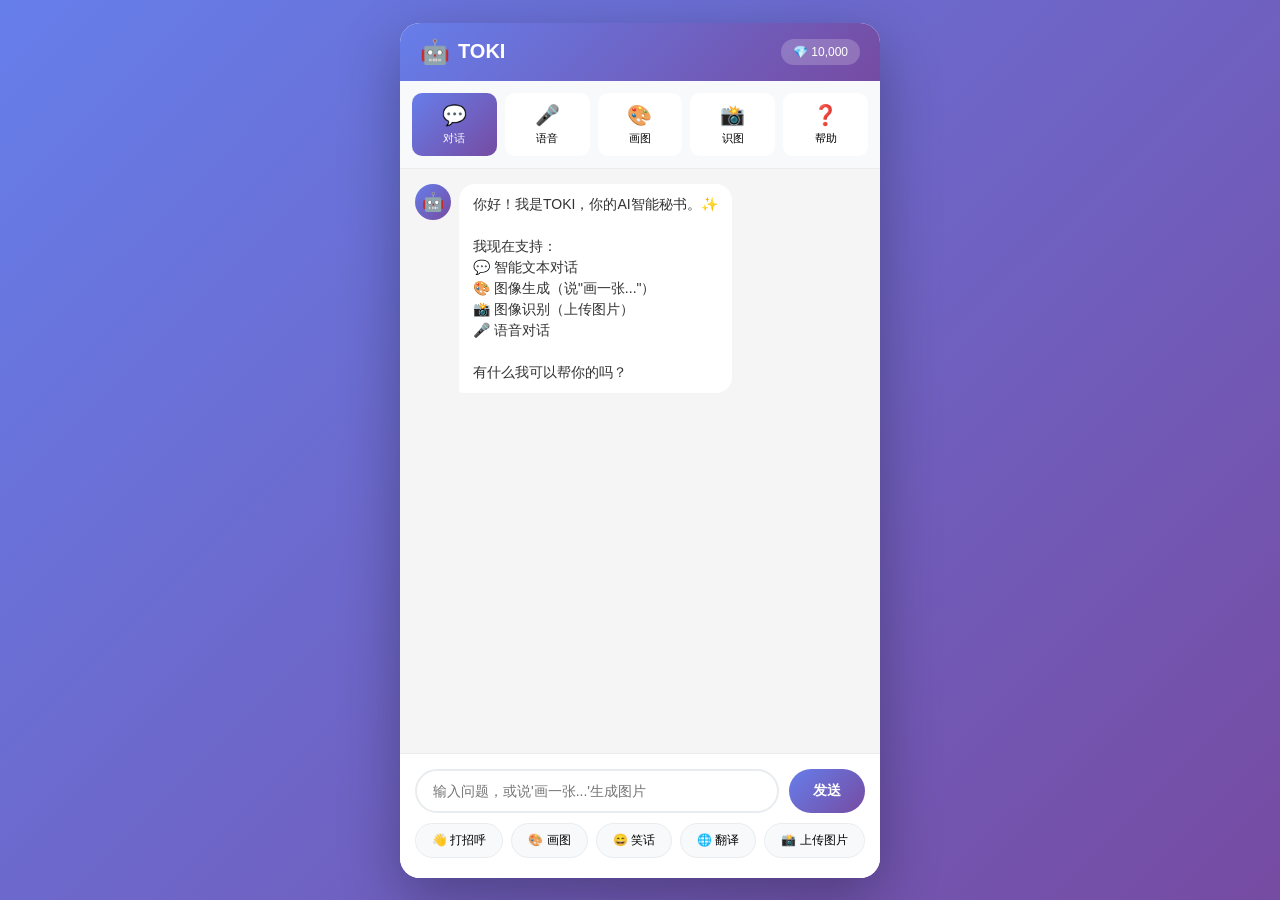
<file: index-router.html>
<!DOCTYPE html>
<html lang="zh-CN">
<head>
    <meta charset="UTF-8">
    <meta name="viewport" content="width=device-width, initial-scale=1.0, maximum-scale=1.0, user-scalable=no">
    <title>TOKI - AI智能秘书</title>
    <style>
        * {
            margin: 0;
            padding: 0;
            box-sizing: border-box;
        }
        
        body {
            font-family: -apple-system, BlinkMacSystemFont, 'Segoe UI', Roboto, sans-serif;
            background: linear-gradient(135deg, #667eea 0%, #764ba2 100%);
            min-height: 100vh;
            display: flex;
            justify-content: center;
            align-items: center;
            padding: 10px;
        }
        
        .app-container {
            width: 100%;
            max-width: 480px;
            height: 95vh;
            background: #fff;
            border-radius: 20px;
            box-shadow: 0 20px 60px rgba(0, 0, 0, 0.3);
            display: flex;
            flex-direction: column;
            overflow: hidden;
        }
        
        /* 头部 */
        .app-header {
            background: linear-gradient(135deg, #667eea 0%, #764ba2 100%);
            color: white;
            padding: 15px 20px;
            display: flex;
            justify-content: space-between;
            align-items: center;
        }
        
        .logo {
            display: flex;
            align-items: center;
            gap: 8px;
        }
        
        .logo-icon {
            font-size: 24px;
        }
        
        .logo-text {
            font-size: 20px;
            font-weight: bold;
        }
        
        .token-info {
            background: rgba(255, 255, 255, 0.2);
            padding: 6px 12px;
            border-radius: 15px;
            font-size: 12px;
        }
        
        /* 功能导航 */
        .feature-nav {
            display: grid;
            grid-template-columns: repeat(5, 1fr);
            gap: 8px;
            padding: 12px;
            background: #f8f9fa;
            border-bottom: 1px solid #e9ecef;
        }
        
        .feature-btn {
            display: flex;
            flex-direction: column;
            align-items: center;
            gap: 4px;
            padding: 10px 6px;
            background: white;
            border: none;
            border-radius: 10px;
            cursor: pointer;
            transition: all 0.3s;
            font-size: 11px;
        }
        
        .feature-btn:hover {
            transform: translateY(-2px);
            box-shadow: 0 4px 12px rgba(102, 126, 234, 0.2);
        }
        
        .feature-btn.active {
            background: linear-gradient(135deg, #667eea 0%, #764ba2 100%);
            color: white;
        }
        
        .feature-icon {
            font-size: 20px;
        }
        
        /* 对话区域 */
        .chat-container {
            flex: 1;
            overflow-y: auto;
            padding: 15px;
            background: #f5f5f5;
        }
        
        .message-wrapper {
            display: flex;
            gap: 8px;
            margin-bottom: 15px;
        }
        
        .bot-avatar {
            width: 36px;
            height: 36px;
            background: linear-gradient(135deg, #667eea 0%, #764ba2 100%);
            border-radius: 50%;
            display: flex;
            align-items: center;
            justify-content: center;
            font-size: 18px;
            flex-shrink: 0;
        }
        
        .message {
            max-width: 75%;
            padding: 10px 14px;
            border-radius: 16px;
            line-height: 1.5;
            font-size: 14px;
        }
        
        .message.bot {
            background: white;
            color: #333;
            border-bottom-left-radius: 4px;
        }
        
        .message.user {
            background: linear-gradient(135deg, #667eea 0%, #764ba2 100%);
            color: white;
            margin-left: auto;
            border-bottom-right-radius: 4px;
        }
        
        .message img {
            max-width: 100%;
            border-radius: 8px;
            margin-top: 8px;
        }
        
        .user-message-wrapper {
            display: flex;
            justify-content: flex-end;
            margin-bottom: 15px;
        }
        
        /* 路由信息 */
        .routing-info {
            font-size: 10px;
            color: #888;
            margin-top: 4px;
            padding: 2px 6px;
            background: #f0f0f0;
            border-radius: 4px;
            display: inline-block;
        }
        
        /* 输入区域 */
        .input-container {
            padding: 15px;
            background: white;
            border-top: 1px solid #e9ecef;
        }
        
        .input-wrapper {
            display: flex;
            gap: 10px;
            margin-bottom: 10px;
        }
        
        #userInput {
            flex: 1;
            padding: 12px 16px;
            border: 2px solid #e9ecef;
            border-radius: 24px;
            font-size: 14px;
            outline: none;
        }
        
        #userInput:focus {
            border-color: #667eea;
        }
        
        .send-btn {
            padding: 12px 24px;
            background: linear-gradient(135deg, #667eea 0%, #764ba2 100%);
            color: white;
            border: none;
            border-radius: 24px;
            font-size: 14px;
            font-weight: 600;
            cursor: pointer;
        }
        
        .send-btn:disabled {
            opacity: 0.6;
            cursor: not-allowed;
        }
        
        /* 快捷操作 */
        .quick-actions {
            display: flex;
            gap: 8px;
            overflow-x: auto;
            padding-bottom: 5px;
        }
        
        .quick-action {
            padding: 8px 16px;
            background: #f8f9fa;
            border: 1px solid #e9ecef;
            border-radius: 20px;
            font-size: 12px;
            white-space: nowrap;
            cursor: pointer;
        }
        
        .quick-action:hover {
            background: #667eea;
            color: white;
            border-color: #667eea;
        }
        
        /* 图片预览 */
        .image-preview {
            max-width: 200px;
            border-radius: 8px;
            margin: 8px 0;
        }
        
        /* 隐藏的文件输入 */
        #imageInput {
            display: none;
        }
        
        /* 响应式 */
        @media (max-width: 768px) {
            body {
                padding: 0;
            }
            
            .app-container {
                border-radius: 0;
                height: 100vh;
            }
        }
    </style>
</head>
<body>
    <div class="app-container">
        <!-- 头部 -->
        <header class="app-header">
            <div class="logo">
                <span class="logo-icon">🤖</span>
                <span class="logo-text">TOKI</span>
            </div>
            <div class="token-info">
                <span>💎</span>
                <span id="tokenCount">10,000</span>
            </div>
        </header>
        
        <!-- 功能导航 -->
        <div class="feature-nav">
            <button class="feature-btn active" onclick="switchMode('chat')">
                <span class="feature-icon">💬</span>
                <span>对话</span>
            </button>
            <button class="feature-btn" onclick="window.location.href='voice-assistant/'">
                <span class="feature-icon">🎤</span>
                <span>语音</span>
            </button>
            <button class="feature-btn" onclick="switchMode('image_gen')">
                <span class="feature-icon">🎨</span>
                <span>画图</span>
            </button>
            <button class="feature-btn" onclick="switchMode('vision')">
                <span class="feature-icon">📸</span>
                <span>识图</span>
            </button>
            <button class="feature-btn" onclick="showHelp()">
                <span class="feature-icon">❓</span>
                <span>帮助</span>
            </button>
        </div>
        
        <!-- 对话区域 -->
        <main class="chat-container" id="chatContainer">
            <div class="message-wrapper">
                <div class="bot-avatar">🤖</div>
                <div class="message bot">
                    你好！我是TOKI，你的AI智能秘书。✨<br><br>
                    我现在支持：<br>
                    💬 智能文本对话<br>
                    🎨 图像生成（说"画一张..."）<br>
                    📸 图像识别（上传图片）<br>
                    🎤 语音对话<br><br>
                    有什么我可以帮你的吗？
                </div>
            </div>
        </main>
        
        <!-- 输入区域 -->
        <footer class="input-container">
            <div class="input-wrapper">
                <input 
                    type="text" 
                    id="userInput" 
                    placeholder="输入问题，或说'画一张...'生成图片"
                    autocomplete="off"
                >
                <button id="sendBtn" class="send-btn">发送</button>
                <input type="file" id="imageInput" accept="image/*">
            </div>
            <div class="quick-actions">
                <button class="quick-action" onclick="quickSend('你好')">👋 打招呼</button>
                <button class="quick-action" onclick="quickSend('画一只可爱的猫咪')">🎨 画图</button>
                <button class="quick-action" onclick="quickSend('讲个笑话')">😄 笑话</button>
                <button class="quick-action" onclick="quickSend('翻译Hello')">🌐 翻译</button>
                <button class="quick-action" onclick="uploadImage()">📸 上传图片</button>
            </div>
        </footer>
    </div>
    
    <!-- 引入智能路由器 -->
    <script src="smart-router.js"></script>
    
    <script>
        // 初始化智能路由器
        const router = new TOKISmartRouter();
        
        // 状态管理
        const state = {
            tokens: 10000,
            messages: [],
            currentMode: 'chat',
            isTyping: false
        };
        
        // DOM 元素
        const chatContainer = document.getElementById('chatContainer');
        const userInput = document.getElementById('userInput');
        const sendBtn = document.getElementById('sendBtn');
        const tokenCount = document.getElementById('tokenCount');
        const imageInput = document.getElementById('imageInput');
        
        // 初始化
        document.addEventListener('DOMContentLoaded', () => {
            setupEventListeners();
            console.log('✅ TOKI 智能路由器已启用');
            console.log('📋 可用模型:', router.getAvailableModels());
        });
        
        // 事件监听
        function setupEventListeners() {
            sendBtn.addEventListener('click', sendMessage);
            userInput.addEventListener('keypress', (e) => {
                if (e.key === 'Enter' && !e.shiftKey) {
                    e.preventDefault();
                    sendMessage();
                }
            });
            
            // 图片上传
            imageInput.addEventListener('change', handleImageUpload);
        }
        
        // 发送消息（智能路由）
        async function sendMessage() {
            const message = userInput.value.trim();
            if (!message || state.isTyping) return;
            
            // 添加用户消息
            addMessage(message, 'user');
            userInput.value = '';
            sendBtn.disabled = true;
            
            // 显示思考动画
            showTypingIndicator();
            
            try {
                // 使用智能路由器
                const response = await router.chat([{role: 'user', content: message}]);
                
                // 提取回复
                const text = response.choices[0].message.content;
                const routing = response.routing;
                
                // 移除思考动画
                hideTypingIndicator();
                
                // 添加AI回复（带路由信息）
                addMessage(text, 'bot', routing);
                
                // 扣除Token
                if (response.usage) {
                    state.tokens -= response.usage.total_tokens;
                    updateTokenDisplay();
                }
                
            } catch (error) {
                hideTypingIndicator();
                addMessage('网络连接失败，请重试', 'bot');
            }
            
            sendBtn.disabled = false;
        }
        
        // 快捷发送
        function quickSend(text) {
            userInput.value = text;
            sendMessage();
        }
        
        // 上传图片
        function uploadImage() {
            imageInput.click();
        }
        
        // 处理图片上传
        async function handleImageUpload(event) {
            const file = event.target.files[0];
            if (!file) return;
            
            // 显示图片预览
            const reader = new FileReader();
            reader.onload = async (e) => {
                const imageUrl = e.target.result;
                
                // 添加用户消息（图片）
                addMessage(`<img src="${imageUrl}" class="image-preview">`, 'user');
                
                // 显示思考动画
                showTypingIndicator();
                
                try {
                    // 调用图像理解
                    const response = await router.analyzeImage(imageUrl, '这张图片里有什么？');
                    
                    const text = response.choices[0].message.content;
                    
                    hideTypingIndicator();
                    addMessage(text, 'bot', response.routing);
                    
                } catch (error) {
                    hideTypingIndicator();
                    addMessage('图像识别失败，请重试', 'bot');
                }
            };
            
            reader.readAsDataURL(file);
        }
        
        // 添加消息
        function addMessage(content, type, routing = null) {
            const div = document.createElement('div');
            
            if (type === 'user') {
                div.className = 'user-message-wrapper';
                div.innerHTML = `<div class="message user">${content}</div>`;
            } else {
                div.className = 'message-wrapper';
                let routingHtml = '';
                if (routing) {
                    routingHtml = `<div class="routing-info">🔀 ${routing.requestType} → ${routing.selectedModel}</div>`;
                }
                div.innerHTML = `
                    <div class="bot-avatar">🤖</div>
                    <div>
                        <div class="message bot">${content}</div>
                        ${routingHtml}
                    </div>
                `;
            }
            
            chatContainer.appendChild(div);
            chatContainer.scrollTop = chatContainer.scrollHeight;
        }
        
        // 显示思考动画
        function showTypingIndicator() {
            state.isTyping = true;
            const div = document.createElement('div');
            div.className = 'message-wrapper';
            div.id = 'typingIndicator';
            div.innerHTML = `
                <div class="bot-avatar">🤖</div>
                <div class="message bot">思考中...</div>
            `;
            chatContainer.appendChild(div);
            chatContainer.scrollTop = chatContainer.scrollHeight;
        }
        
        // 隐藏思考动画
        function hideTypingIndicator() {
            state.isTyping = false;
            const indicator = document.getElementById('typingIndicator');
            if (indicator) indicator.remove();
        }
        
        // 更新Token显示
        function updateTokenDisplay() {
            tokenCount.textContent = state.tokens.toLocaleString();
        }
        
        // 切换模式
        function switchMode(mode) {
            state.currentMode = mode;
            
            // 更新UI提示
            if (mode === 'image_gen') {
                userInput.placeholder = '描述你想画的图片...';
                addMessage('🎨 图像生成模式：描述你想画的图片，我会帮你生成！', 'bot');
            } else if (mode === 'vision') {
                userInput.placeholder = '点击下方"上传图片"按钮...';
                addMessage('📸 图像识别模式：上传图片，我会帮你分析内容！', 'bot');
            } else {
                userInput.placeholder = '输入你的问题...';
            }
            
            // 更新按钮状态
            document.querySelectorAll('.feature-btn').forEach((btn, index) => {
                btn.classList.remove('active');
                if ((mode === 'chat' && index === 0) || 
                    (mode === 'image_gen' && index === 2) ||
                    (mode === 'vision' && index === 3)) {
                    btn.classList.add('active');
                }
            });
        }
        
        // 显示帮助
        function showHelp() {
            addMessage(`
                📖 使用指南：<br><br>
                💬 文本对话：直接输入问题<br>
                🎨 图像生成：说"画一张..."或"生成图片..."<br>
                📸 图像识别：点击"上传图片"按钮<br>
                🎤 语音对话：点击"语音"按钮<br><br>
                🔀 智能路由：我会自动选择最合适的模型！
            `, 'bot');
        }
    </script>
</body>
</html>
</file>
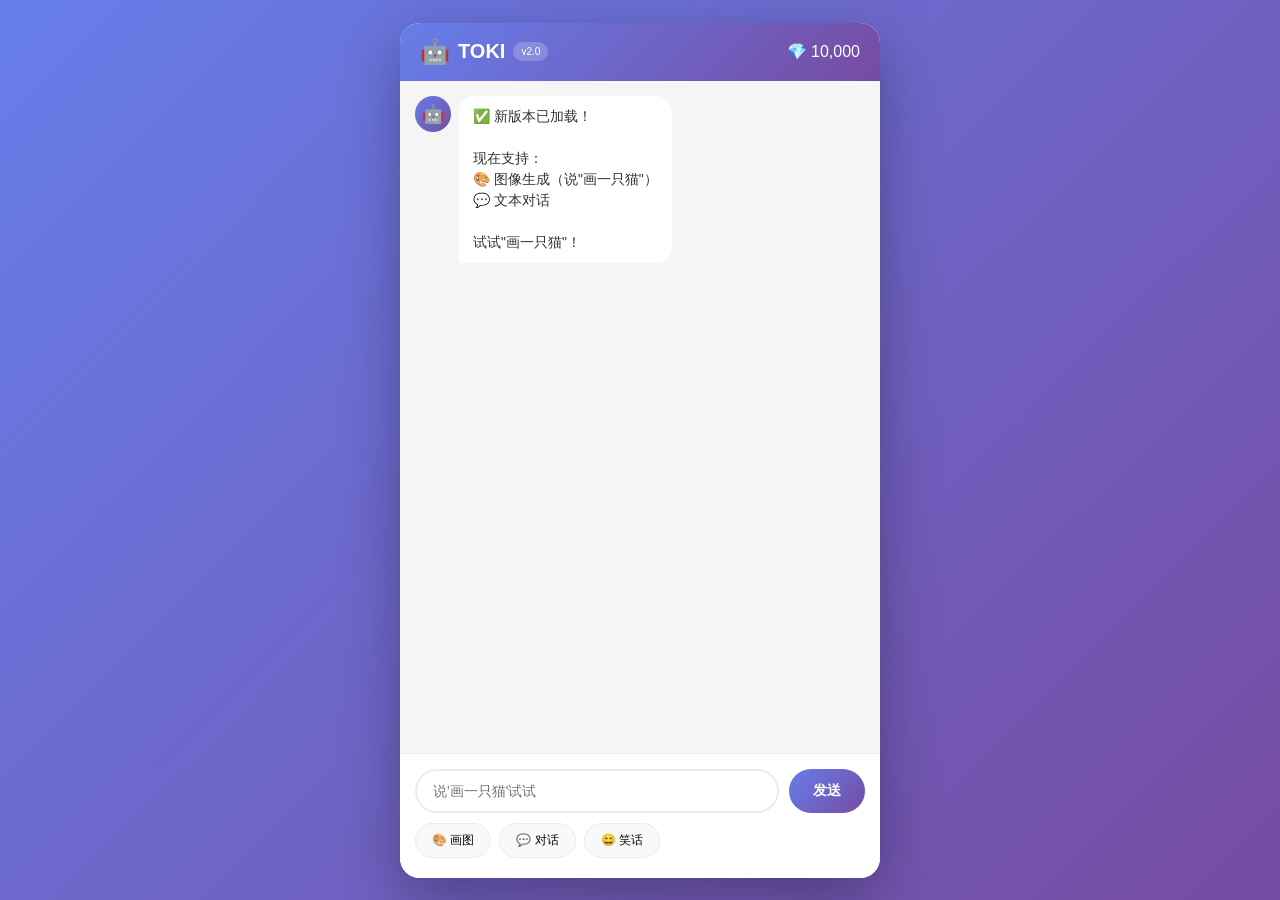
<file: index-v2.html>
<!DOCTYPE html>
<html lang="zh-CN">
<head>
    <meta charset="UTF-8">
    <meta name="viewport" content="width=device-width, initial-scale=1.0, maximum-scale=1.0, user-scalable=no">
    <title>TOKI - AI智能秘书v2</title>
    <style>
        * { margin: 0; padding: 0; box-sizing: border-box; }
        body {
            font-family: -apple-system, BlinkMacSystemFont, 'Segoe UI', Roboto, sans-serif;
            background: linear-gradient(135deg, #667eea 0%, #764ba2 100%);
            min-height: 100vh;
            display: flex;
            justify-content: center;
            align-items: center;
            padding: 10px;
        }
        .app-container {
            width: 100%;
            max-width: 480px;
            height: 95vh;
            background: #fff;
            border-radius: 20px;
            box-shadow: 0 20px 60px rgba(0, 0, 0, 0.3);
            display: flex;
            flex-direction: column;
            overflow: hidden;
        }
        .app-header {
            background: linear-gradient(135deg, #667eea 0%, #764ba2 100%);
            color: white;
            padding: 15px 20px;
            display: flex;
            justify-content: space-between;
            align-items: center;
        }
        .logo { display: flex; align-items: center; gap: 8px; }
        .logo-icon { font-size: 24px; }
        .logo-text { font-size: 20px; font-weight: bold; }
        .version { 
            background: rgba(255,255,255,0.2); 
            padding: 4px 8px; 
            border-radius: 10px;
            font-size: 10px;
        }
        .chat-container {
            flex: 1;
            overflow-y: auto;
            padding: 15px;
            background: #f5f5f5;
        }
        .message-wrapper { display: flex; gap: 8px; margin-bottom: 15px; }
        .bot-avatar {
            width: 36px;
            height: 36px;
            background: linear-gradient(135deg, #667eea 0%, #764ba2 100%);
            border-radius: 50%;
            display: flex;
            align-items: center;
            justify-content: center;
            font-size: 18px;
            flex-shrink: 0;
        }
        .message {
            max-width: 75%;
            padding: 10px 14px;
            border-radius: 16px;
            line-height: 1.5;
            font-size: 14px;
        }
        .message.bot {
            background: white;
            color: #333;
            border-bottom-left-radius: 4px;
        }
        .message.user {
            background: linear-gradient(135deg, #667eea 0%, #764ba2 100%);
            color: white;
            margin-left: auto;
            border-bottom-right-radius: 4px;
        }
        .message img {
            max-width: 100%;
            border-radius: 8px;
            margin-top: 8px;
        }
        .user-message-wrapper {
            display: flex;
            justify-content: flex-end;
            margin-bottom: 15px;
        }
        .routing-info {
            font-size: 10px;
            color: #888;
            margin-top: 4px;
            padding: 2px 6px;
            background: #f0f0f0;
            border-radius: 4px;
            display: inline-block;
        }
        .input-container {
            padding: 15px;
            background: white;
            border-top: 1px solid #e9ecef;
        }
        .input-wrapper {
            display: flex;
            gap: 10px;
            margin-bottom: 10px;
        }
        #userInput {
            flex: 1;
            padding: 12px 16px;
            border: 2px solid #e9ecef;
            border-radius: 24px;
            font-size: 14px;
            outline: none;
        }
        #userInput:focus { border-color: #667eea; }
        .send-btn {
            padding: 12px 24px;
            background: linear-gradient(135deg, #667eea 0%, #764ba2 100%);
            color: white;
            border: none;
            border-radius: 24px;
            font-size: 14px;
            font-weight: 600;
            cursor: pointer;
        }
        .send-btn:disabled {
            opacity: 0.6;
            cursor: not-allowed;
        }
        .quick-actions {
            display: flex;
            gap: 8px;
            overflow-x: auto;
            padding-bottom: 5px;
        }
        .quick-action {
            padding: 8px 16px;
            background: #f8f9fa;
            border: 1px solid #e9ecef;
            border-radius: 20px;
            font-size: 12px;
            white-space: nowrap;
            cursor: pointer;
        }
        .quick-action:hover {
            background: #667eea;
            color: white;
            border-color: #667eea;
        }
    </style>
</head>
<body>
    <div class="app-container">
        <header class="app-header">
            <div class="logo">
                <span class="logo-icon">🤖</span>
                <span class="logo-text">TOKI</span>
                <span class="version">v2.0</span>
            </div>
            <div>💎 10,000</div>
        </header>
        
        <main class="chat-container" id="chatContainer">
            <div class="message-wrapper">
                <div class="bot-avatar">🤖</div>
                <div class="message bot">
                    ✅ 新版本已加载！<br><br>
                    现在支持：<br>
                    🎨 图像生成（说"画一只猫"）<br>
                    💬 文本对话<br><br>
                    试试"画一只猫"！
                </div>
            </div>
        </main>
        
        <footer class="input-container">
            <div class="input-wrapper">
                <input type="text" id="userInput" placeholder="说'画一只猫'试试" autocomplete="off">
                <button id="sendBtn" class="send-btn">发送</button>
            </div>
            <div class="quick-actions">
                <button class="quick-action" onclick="quickSend('画一只可爱的猫')">🎨 画图</button>
                <button class="quick-action" onclick="quickSend('你好')">💬 对话</button>
                <button class="quick-action" onclick="quickSend('讲个笑话')">😄 笑话</button>
            </div>
        </footer>
    </div>
    
    <script>
        const API_KEY = 'c4911cf15f844167bd26301e25622cf1.n1BU10ytXbnQ6N5d';
        const BASE_URL = 'https://open.bigmodel.cn/api/paas/v4';
        
        console.log('✅ TOKI v2.0 已加载');
        
        const chatContainer = document.getElementById('chatContainer');
        const userInput = document.getElementById('userInput');
        const sendBtn = document.getElementById('sendBtn');
        
        sendBtn.addEventListener('click', sendMessage);
        userInput.addEventListener('keypress', (e) => {
            if (e.key === 'Enter') sendMessage();
        });
        
        function quickSend(text) {
            userInput.value = text;
            sendMessage();
        }
        
        async function sendMessage() {
            const message = userInput.value.trim();
            if (!message) return;
            
            addMessage(message, 'user');
            userInput.value = '';
            sendBtn.disabled = true;
            
            // 判断是否是图像生成
            const isImageGen = message.includes('画') || message.includes('生成图');
            
            try {
                if (isImageGen) {
                    // 🎨 图像生成
                    console.log('🎨 调用图像生成API...');
                    
                    const response = await fetch(`${BASE_URL}/images/generations`, {
                        method: 'POST',
                        headers: {
                            'Content-Type': 'application/json',
                            'Authorization': `Bearer ${API_KEY}`
                        },
                        body: JSON.stringify({
                            model: 'cogview-3-flash',
                            prompt: message
                        })
                    });
                    
                    if (response.ok) {
                        const data = await response.json();
                        const imageUrl = data.data[0].url;
                        console.log('📸 图片URL:', imageUrl);
                        
                        addMessage(`<img src="${imageUrl}" style="max-width:100%;border-radius:8px;">`, 'bot', {type: 'image_gen', model: 'cogview-3-flash'});
                        addMessage('🎨 图片生成成功！', 'bot');
                    } else {
                        throw new Error('图像生成失败');
                    }
                } else {
                    // 💬 文本对话
                    console.log('💬 调用文本对话API...');
                    
                    const response = await fetch(`${BASE_URL}/chat/completions`, {
                        method: 'POST',
                        headers: {
                            'Content-Type': 'application/json',
                            'Authorization': `Bearer ${API_KEY}`
                        },
                        body: JSON.stringify({
                            model: 'glm-4-flash',
                            messages: [{role: 'user', content: message}]
                        })
                    });
                    
                    if (response.ok) {
                        const data = await response.json();
                        const text = data.choices[0].message.content;
                        addMessage(text, 'bot', {type: 'text', model: 'glm-4-flash'});
                    } else {
                        throw new Error('对话失败');
                    }
                }
            } catch (error) {
                console.error('❌ 错误:', error);
                addMessage('请求失败，请重试', 'bot');
            }
            
            sendBtn.disabled = false;
        }
        
        function addMessage(content, type, routing = null) {
            const div = document.createElement('div');
            
            if (type === 'user') {
                div.className = 'user-message-wrapper';
                div.innerHTML = `<div class="message user">${content}</div>`;
            } else {
                div.className = 'message-wrapper';
                let routingHtml = routing ? `<div class="routing-info">🔀 ${routing.type} → ${routing.model}</div>` : '';
                div.innerHTML = `
                    <div class="bot-avatar">🤖</div>
                    <div>
                        <div class="message bot">${content}</div>
                        ${routingHtml}
                    </div>
                `;
            }
            
            chatContainer.appendChild(div);
            chatContainer.scrollTop = chatContainer.scrollHeight;
        }
    </script>
</body>
</html>
</file>
<file: voice-assistant/voice-style.css>
/* 全局样式 */
* {
    margin: 0;
    padding: 0;
    box-sizing: border-box;
}

body {
    font-family: -apple-system, BlinkMacSystemFont, 'Segoe UI', Roboto, 'Helvetica Neue', Arial, sans-serif;
    background: linear-gradient(135deg, #667eea 0%, #764ba2 100%);
    min-height: 100vh;
    display: flex;
    justify-content: center;
    align-items: center;
    padding: 20px;
}

.voice-container {
    width: 100%;
    max-width: 480px;
    height: 100vh;
    background: #fff;
    display: flex;
    flex-direction: column;
    overflow: hidden;
}

/* 头部 */
.voice-header {
    background: linear-gradient(135deg, #667eea 0%, #764ba2 100%);
    color: white;
    padding: 20px;
    display: flex;
    justify-content: space-between;
    align-items: center;
}

.logo {
    display: flex;
    align-items: center;
    gap: 10px;
}

.logo-icon {
    font-size: 28px;
}

.logo-text {
    font-size: 24px;
    font-weight: bold;
    letter-spacing: 2px;
}

.status {
    display: flex;
    align-items: center;
    gap: 8px;
    background: rgba(255, 255, 255, 0.2);
    padding: 6px 12px;
    border-radius: 15px;
    font-size: 12px;
}

.status-dot {
    width: 8px;
    height: 8px;
    background: #00ff00;
    border-radius: 50%;
    animation: pulse 2s infinite;
}

@keyframes pulse {
    0%, 100% {
        opacity: 1;
    }
    50% {
        opacity: 0.5;
    }
}

/* 对话区域 */
.conversation {
    flex: 1;
    overflow-y: auto;
    padding: 20px;
    background: #f5f5f5;
}

.welcome {
    display: flex;
    gap: 10px;
    margin-bottom: 20px;
}

.bot-avatar {
    width: 40px;
    height: 40px;
    background: linear-gradient(135deg, #667eea 0%, #764ba2 100%);
    border-radius: 50%;
    display: flex;
    align-items: center;
    justify-content: center;
    font-size: 20px;
    flex-shrink: 0;
}

.message {
    max-width: 80%;
    padding: 12px 16px;
    border-radius: 18px;
    margin-bottom: 12px;
    line-height: 1.5;
    word-wrap: break-word;
}

.message.bot {
    background: white;
    color: #333;
    border: 1px solid #e0e0e0;
}

.message.user {
    background: linear-gradient(135deg, #667eea 0%, #764ba2 100%);
    color: white;
    margin-left: auto;
}

.user-message-wrapper {
    display: flex;
    justify-content: flex-end;
    margin-bottom: 12px;
}

/* 语音控制区 */
.voice-controls {
    padding: 20px;
    background: white;
    border-top: 1px solid #e0e0e0;
    display: flex;
    flex-direction: column;
    align-items: center;
    gap: 15px;
}

.voice-button-wrapper {
    position: relative;
}

.voice-button {
    width: 80px;
    height: 80px;
    border-radius: 50%;
    border: none;
    background: linear-gradient(135deg, #667eea 0%, #764ba2 100%);
    color: white;
    font-size: 36px;
    cursor: pointer;
    position: relative;
    z-index: 2;
    transition: transform 0.2s, box-shadow 0.2s;
}

.voice-button:hover {
    transform: scale(1.05);
    box-shadow: 0 10px 30px rgba(102, 126, 234, 0.4);
}

.voice-button:active {
    transform: scale(0.95);
}

.voice-button.listening {
    animation: listening-pulse 1.5s infinite;
}

@keyframes listening-pulse {
    0%, 100% {
        transform: scale(1);
    }
    50% {
        transform: scale(1.1);
    }
}

.pulse-ring {
    position: absolute;
    width: 100%;
    height: 100%;
    border-radius: 50%;
    border: 2px solid #667eea;
    top: 0;
    left: 0;
    opacity: 0;
}

.voice-button.listening .pulse-ring {
    animation: ring-pulse 1.5s infinite;
}

@keyframes ring-pulse {
    0% {
        transform: scale(1);
        opacity: 1;
    }
    100% {
        transform: scale(1.5);
        opacity: 0;
    }
}

.hint {
    text-align: center;
    color: #666;
    font-size: 12px;
    margin-top: 10px;
}

/* 识别文本显示 */
.transcript {
    width: 100%;
    background: #f5f5f5;
    padding: 10px 15px;
    border-radius: 10px;
    text-align: center;
}

.transcript-text {
    color: #666;
    font-size: 14px;
}

.transcript-text.listening {
    color: #667eea;
    font-weight: 500;
}

/* 设置面板 */
.settings-panel {
    position: fixed;
    top: 0;
    right: -300px;
    width: 300px;
    height: 100vh;
    background: white;
    box-shadow: -5px 0 20px rgba(0, 0, 0, 0.1);
    transition: right 0.3s;
    z-index: 1000;
}

.settings-panel.active {
    right: 0;
}

.settings-header {
    padding: 20px;
    background: linear-gradient(135deg, #667eea 0%, #764ba2 100%);
    color: white;
    display: flex;
    justify-content: space-between;
    align-items: center;
}

.close-btn {
    background: none;
    border: none;
    color: white;
    font-size: 24px;
    cursor: pointer;
}

.settings-content {
    padding: 20px;
}

.setting-item {
    margin-bottom: 20px;
}

.setting-item label {
    display: block;
    margin-bottom: 8px;
    color: #333;
    font-weight: 500;
}

.setting-item input[type="checkbox"] {
    width: 20px;
    height: 20px;
}

.setting-item input[type="range"] {
    width: 100%;
}

.settings-btn {
    position: fixed;
    top: 20px;
    right: 20px;
    width: 40px;
    height: 40px;
    border-radius: 50%;
    border: none;
    background: white;
    font-size: 20px;
    cursor: pointer;
    box-shadow: 0 2px 10px rgba(0, 0, 0, 0.1);
    z-index: 999;
}

/* 波形动画 */
.waveform {
    display: flex;
    justify-content: center;
    align-items: center;
    gap: 3px;
    height: 40px;
}

.wave-bar {
    width: 3px;
    background: #667eea;
    border-radius: 2px;
    animation: wave 1s infinite;
}

.wave-bar:nth-child(1) { animation-delay: 0s; }
.wave-bar:nth-child(2) { animation-delay: 0.1s; }
.wave-bar:nth-child(3) { animation-delay: 0.2s; }
.wave-bar:nth-child(4) { animation-delay: 0.3s; }
.wave-bar:nth-child(5) { animation-delay: 0.4s; }

@keyframes wave {
    0%, 100% {
        height: 10px;
    }
    50% {
        height: 30px;
    }
}

/* 视频通话按钮 */
.video-call-btn {
    position: absolute;
    right: 60px;
    top: 20px;
    width: 40px;
    height: 40px;
    border-radius: 50%;
    border: none;
    background: rgba(255, 255, 255, 0.2);
    font-size: 20px;
    cursor: pointer;
    transition: background 0.3s;
}

.video-call-btn:hover {
    background: rgba(255, 255, 255, 0.3);
}

/* 视频容器 */
.video-container {
    display: none;
    position: fixed;
    top: 0;
    left: 0;
    width: 100%;
    height: 100%;
    background: rgba(0, 0, 0, 0.9);
    z-index: 2000;
}

.video-container.active {
    display: flex;
    flex-direction: column;
}

.video-wrapper {
    flex: 1;
    display: flex;
    justify-content: center;
    align-items: center;
    gap: 20px;
    padding: 20px;
}

.video-wrapper video {
    max-width: 45%;
    max-height: 80%;
    border-radius: 10px;
    background: #000;
}

#localVideo {
    transform: scaleX(-1); /* 镜像显示 */
}

.video-controls {
    padding: 20px;
    display: flex;
    justify-content: center;
    gap: 15px;
}

.end-call-btn,
.mute-video-btn,
.mute-audio-btn {
    padding: 12px 24px;
    border: none;
    border-radius: 25px;
    font-size: 16px;
    cursor: pointer;
    transition: all 0.3s;
}

.end-call-btn {
    background: #ff4444;
    color: white;
}

.end-call-btn:hover {
    background: #cc0000;
}

.mute-video-btn,
.mute-audio-btn {
    background: rgba(255, 255, 255, 0.2);
    color: white;
}

.mute-video-btn:hover,
.mute-audio-btn:hover {
    background: rgba(255, 255, 255, 0.3);
}

/* 安装提示 */
.install-prompt {
    position: fixed;
    bottom: -200px;
    left: 0;
    right: 0;
    background: white;
    padding: 20px;
    box-shadow: 0 -5px 20px rgba(0, 0, 0, 0.1);
    z-index: 3000;
    transition: bottom 0.3s ease;
}

.install-prompt.show {
    bottom: 0;
}

.install-content {
    max-width: 500px;
    margin: 0 auto;
    display: flex;
    align-items: center;
    gap: 15px;
}

.install-icon {
    font-size: 48px;
    flex-shrink: 0;
}

.install-text {
    flex: 1;
}

.install-text h3 {
    margin: 0 0 5px 0;
    font-size: 16px;
    color: #333;
}

.install-text p {
    margin: 0;
    font-size: 12px;
    color: #666;
}

.install-buttons {
    display: flex;
    gap: 10px;
}

.install-btn,
.dismiss-btn {
    padding: 10px 20px;
    border: none;
    border-radius: 20px;
    font-size: 14px;
    cursor: pointer;
    transition: all 0.3s;
}

.install-btn {
    background: linear-gradient(135deg, #667eea 0%, #764ba2 100%);
    color: white;
}

.install-btn:hover {
    transform: translateY(-2px);
    box-shadow: 0 5px 15px rgba(102, 126, 234, 0.4);
}

.dismiss-btn {
    background: #f5f5f5;
    color: #666;
}

.dismiss-btn:hover {
    background: #e0e0e0;
}

/* 响应式 */
@media (max-width: 600px) {
    body {
        padding: 0;
    }
    
    .voice-container {
        height: 100vh;
    }
}

/* 滚动条美化 */
::-webkit-scrollbar {
    width: 6px;
}

::-webkit-scrollbar-track {
    background: #f1f1f1;
}

::-webkit-scrollbar-thumb {
    background: #667eea;
    border-radius: 3px;
}
</file>
<file: web-demo/style.css>
/* 全局样式 */
* {
    margin: 0;
    padding: 0;
    box-sizing: border-box;
}

body {
    font-family: -apple-system, BlinkMacSystemFont, 'Segoe UI', Roboto, 'Helvetica Neue', Arial, sans-serif;
    background: linear-gradient(135deg, #667eea 0%, #764ba2 100%);
    min-height: 100vh;
    display: flex;
    justify-content: center;
    align-items: center;
    padding: 20px;
}

.app-container {
    width: 100%;
    max-width: 480px;
    height: 90vh;
    background: #fff;
    border-radius: 20px;
    box-shadow: 0 20px 60px rgba(0, 0, 0, 0.3);
    display: flex;
    flex-direction: column;
    overflow: hidden;
}

/* 头部 */
.app-header {
    background: linear-gradient(135deg, #667eea 0%, #764ba2 100%);
    color: white;
    padding: 20px;
    display: flex;
    justify-content: space-between;
    align-items: center;
}

.logo {
    display: flex;
    align-items: center;
    gap: 10px;
}

.logo-icon {
    font-size: 28px;
}

.logo-text {
    font-size: 24px;
    font-weight: bold;
    letter-spacing: 2px;
}

.token-info {
    background: rgba(255, 255, 255, 0.2);
    padding: 8px 16px;
    border-radius: 20px;
    display: flex;
    align-items: center;
    gap: 5px;
    font-size: 14px;
}

.token-count {
    font-weight: bold;
    font-size: 16px;
}

/* 对话区域 */
.chat-container {
    flex: 1;
    overflow-y: auto;
    padding: 20px;
    background: #f5f5f5;
}

.welcome-message {
    display: flex;
    gap: 10px;
    margin-bottom: 20px;
}

.bot-avatar {
    width: 40px;
    height: 40px;
    background: linear-gradient(135deg, #667eea 0%, #764ba2 100%);
    border-radius: 50%;
    display: flex;
    align-items: center;
    justify-content: center;
    font-size: 20px;
    flex-shrink: 0;
}

.message {
    max-width: 80%;
    padding: 12px 16px;
    border-radius: 18px;
    margin-bottom: 12px;
    line-height: 1.5;
    word-wrap: break-word;
}

.message.bot {
    background: white;
    color: #333;
    border: 1px solid #e0e0e0;
    align-self: flex-start;
}

.message.user {
    background: linear-gradient(135deg, #667eea 0%, #764ba2 100%);
    color: white;
    align-self: flex-end;
    margin-left: auto;
}

.user-message-wrapper {
    display: flex;
    justify-content: flex-end;
    margin-bottom: 12px;
}

/* 输入区域 */
.input-container {
    padding: 15px;
    background: white;
    border-top: 1px solid #e0e0e0;
}

.input-wrapper {
    display: flex;
    gap: 10px;
    margin-bottom: 10px;
}

#userInput {
    flex: 1;
    padding: 12px 16px;
    border: 2px solid #e0e0e0;
    border-radius: 25px;
    font-size: 16px;
    outline: none;
    transition: border-color 0.3s;
}

#userInput:focus {
    border-color: #667eea;
}

.send-btn {
    padding: 12px 24px;
    background: linear-gradient(135deg, #667eea 0%, #764ba2 100%);
    color: white;
    border: none;
    border-radius: 25px;
    font-size: 16px;
    font-weight: bold;
    cursor: pointer;
    transition: transform 0.2s, box-shadow 0.2s;
}

.send-btn:hover {
    transform: translateY(-2px);
    box-shadow: 0 5px 20px rgba(102, 126, 234, 0.4);
}

.send-btn:active {
    transform: translateY(0);
}

.input-actions {
    display: flex;
    gap: 10px;
    justify-content: center;
}

.action-btn {
    padding: 8px 16px;
    background: #f5f5f5;
    border: 1px solid #e0e0e0;
    border-radius: 15px;
    font-size: 12px;
    cursor: pointer;
    transition: background 0.2s;
}

.action-btn:hover {
    background: #e0e0e0;
}

/* 弹窗 */
.modal {
    display: none;
    position: fixed;
    top: 0;
    left: 0;
    width: 100%;
    height: 100%;
    background: rgba(0, 0, 0, 0.5);
    justify-content: center;
    align-items: center;
    z-index: 1000;
}

.modal.active {
    display: flex;
}

.modal-content {
    background: white;
    border-radius: 20px;
    padding: 30px;
    max-width: 500px;
    width: 90%;
    max-height: 80vh;
    overflow-y: auto;
}

.modal-header {
    display: flex;
    justify-content: space-between;
    align-items: center;
    margin-bottom: 20px;
}

.modal-header h2 {
    font-size: 24px;
}

.close-btn {
    font-size: 28px;
    cursor: pointer;
    color: #999;
}

.close-btn:hover {
    color: #333;
}

/* 套餐卡片 */
.plans {
    display: flex;
    flex-direction: column;
    gap: 15px;
}

.plan {
    position: relative;
    border: 2px solid #e0e0e0;
    border-radius: 15px;
    padding: 20px;
    text-align: center;
    transition: border-color 0.3s, transform 0.2s;
}

.plan:hover {
    border-color: #667eea;
    transform: translateY(-2px);
}

.plan.recommended {
    border-color: #667eea;
    background: linear-gradient(135deg, rgba(102, 126, 234, 0.05) 0%, rgba(118, 75, 162, 0.05) 100%);
}

.plan-badge {
    position: absolute;
    top: -10px;
    right: 10px;
    background: linear-gradient(135deg, #667eea 0%, #764ba2 100%);
    color: white;
    padding: 4px 12px;
    border-radius: 10px;
    font-size: 12px;
    font-weight: bold;
}

.plan-name {
    font-size: 18px;
    font-weight: bold;
    margin-bottom: 10px;
}

.plan-price {
    font-size: 32px;
    font-weight: bold;
    color: #667eea;
    margin-bottom: 5px;
}

.plan-price span {
    font-size: 16px;
    color: #999;
}

.plan-tokens {
    font-size: 14px;
    color: #666;
    margin-bottom: 15px;
}

.plan-btn {
    width: 100%;
    padding: 12px;
    background: linear-gradient(135deg, #667eea 0%, #764ba2 100%);
    color: white;
    border: none;
    border-radius: 10px;
    font-size: 16px;
    font-weight: bold;
    cursor: pointer;
    transition: transform 0.2s;
}

.plan-btn:hover {
    transform: translateY(-2px);
}

/* 加载动画 */
.typing-indicator {
    display: flex;
    gap: 5px;
    padding: 12px 16px;
}

.typing-indicator span {
    width: 8px;
    height: 8px;
    background: #667eea;
    border-radius: 50%;
    animation: typing 1.4s infinite;
}

.typing-indicator span:nth-child(2) {
    animation-delay: 0.2s;
}

.typing-indicator span:nth-child(3) {
    animation-delay: 0.4s;
}

@keyframes typing {
    0%, 60%, 100% {
        transform: translateY(0);
    }
    30% {
        transform: translateY(-10px);
    }
}

/* 响应式 */
@media (max-width: 600px) {
    body {
        padding: 0;
    }
    
    .app-container {
        height: 100vh;
        border-radius: 0;
    }
}

/* 滚动条美化 */
::-webkit-scrollbar {
    width: 6px;
}

::-webkit-scrollbar-track {
    background: #f1f1f1;
}

::-webkit-scrollbar-thumb {
    background: #667eea;
    border-radius: 3px;
}

::-webkit-scrollbar-thumb:hover {
    background: #764ba2;
}
</file>
